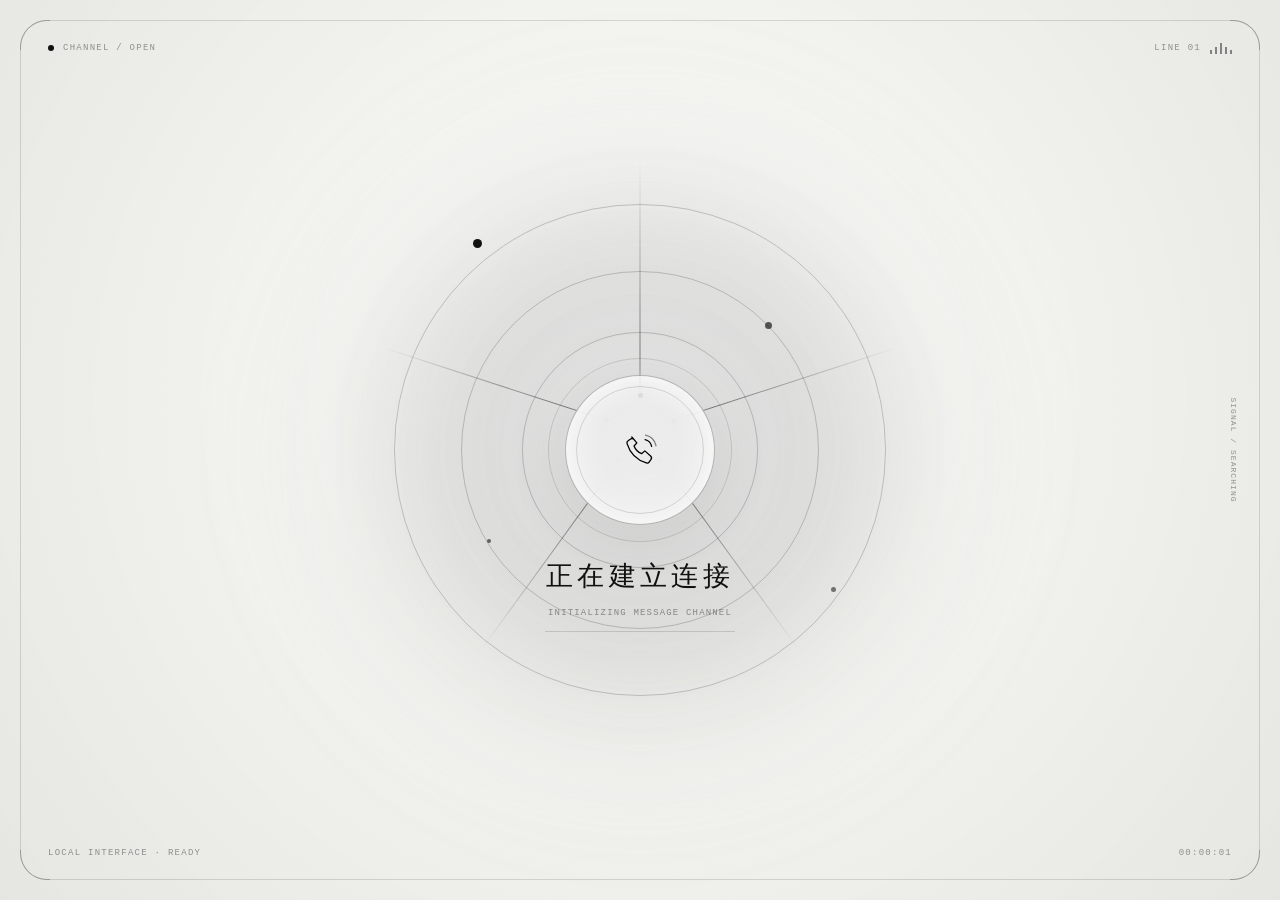
<file: index.html>
<!DOCTYPE html>
<html lang="zh-CN">
<head>
  <meta charset="UTF-8" />
  <meta
    name="viewport"
    content="width=device-width, initial-scale=1.0, viewport-fit=cover"
  />

  <meta name="theme-color" content="#f2f2ef" />
  <meta name="description" content="UNKNOWN-MESSAGE · 未读信号" />

  <title>未读信号 · UNKNOWN-MESSAGE</title>

  <!-- 引入所有页面的 CSS 样式文件（统一在 ./css/ 路径下） -->
  <link rel="stylesheet" href="./css/base.css" />
  <link rel="stylesheet" href="./css/loading.css" />
  <link rel="stylesheet" href="./css/home.css" />
  <link rel="stylesheet" href="./css/question.css" />
  <link rel="stylesheet" href="./css/question-layout.css" />
  <link rel="stylesheet" href="./css/settings.css" />
</head>

<body>
  <div class="app-shell">
    
    <!-- 0. 开场加载页 -->
    <section
      class="loading-screen"
      id="loadingScreen"
      aria-label="应用加载中"
    >
      <div class="loading-grain" aria-hidden="true"></div>
      <div class="loading-ambient loading-ambient-a" aria-hidden="true"></div>
      <div class="loading-ambient loading-ambient-b" aria-hidden="true"></div>

      <div class="loading-frame" aria-hidden="true">
        <span class="frame-corner frame-corner-tl"></span>
        <span class="frame-corner frame-corner-tr"></span>
        <span class="frame-corner frame-corner-bl"></span>
        <span class="frame-corner frame-corner-br"></span>
      </div>

      <header class="loading-header">
        <span class="status-mark"></span>
        <span>CHANNEL / OPEN</span>

        <span class="loading-header-spacer"></span>

        <span>LINE 01</span>
        <span class="signal-bars" aria-hidden="true">
          <i></i>
          <i></i>
          <i></i>
          <i></i>
          <i></i>
        </span>
      </header>

      <main class="loading-core">
        <div class="signal-orbit signal-orbit-large" aria-hidden="true"></div>
        <div class="signal-orbit signal-orbit-medium" aria-hidden="true"></div>
        <div class="signal-orbit signal-orbit-small" aria-hidden="true"></div>

        <div class="signal-beam signal-beam-1" aria-hidden="true"></div>
        <div class="signal-beam signal-beam-2" aria-hidden="true"></div>
        <div class="signal-beam signal-beam-3" aria-hidden="true"></div>
        <div class="signal-beam signal-beam-4" aria-hidden="true"></div>
        <div class="signal-beam signal-beam-5" aria-hidden="true"></div>

        <div class="connection-node">
          <img
            class="phone-icon"
            src="./assets/phone.svg"
            alt=""
            aria-hidden="true"
          />
        </div>

        <div class="loading-copy">
          <h1>正在建立连接</h1>
          <p>INITIALIZING MESSAGE CHANNEL</p>
        </div>

        <div class="loading-progress" aria-hidden="true">
          <span></span>
        </div>
      </main>

      <aside class="loading-side-label">
        SIGNAL / SEARCHING
      </aside>

      <footer class="loading-footer">
        <span>LOCAL INTERFACE · READY</span>
        <span id="loadingClock">00:00:00</span>
      </footer>
    </section>

    <!-- 1. 首页视图 -->
    <section class="home-screen is-hidden" id="homeScreen">
      <div class="home-background-glow" aria-hidden="true"></div>
      <div class="home-grain" aria-hidden="true"></div>

      <div class="home-rule home-rule-top" aria-hidden="true"></div>
      <div class="home-rule home-rule-side" aria-hidden="true"></div>

      <header class="home-header">
        <div class="brand-lockup">
          <span class="brand-kicker">UNKNOWN-MESSAGE</span>
          <h1>未读<br />信号</h1>
        </div>

        <div class="home-edition">
          <span>PRIVATE EDITION</span>
          <strong>NO. 001</strong>
          <span>LOCAL / OFFLINE</span>
        </div>
      </header>

      <main class="home-main">
        <section class="home-cover-copy" aria-label="应用介绍">
          <p class="home-overline">A PLACE FOR THE UNSAID</p>

          <div class="home-title-row">
            <span class="home-title-number">01</span>

            <div>
              <h2>有些话，<br />适合留给等待。</h2>
              <p class="home-description">
                写下一条问题，让它穿过一段安静的时间，
                等待一段未被预先写好的回讯。
              </p>
            </div>
          </div>

          <div class="home-caption-row">
            <span>ISSUE / A QUIET TRANSMISSION</span>
            <span>ALL SIGNALS ARE RANDOM</span>
          </div>
        </section>

        <nav class="home-navigation" aria-label="主导航">
         <button
  class="home-entry home-entry-primary"
  id="btnToQuestion"
  type="button"
>

            <span class="entry-number">01</span>

            <span class="entry-content">
              <small>OPEN A PRIVATE CHANNEL</small>
              <strong>提问箱</strong>
              <em>写下一件想被听见的事</em>
            </span>

            <span class="entry-arrow" aria-hidden="true">
              <svg
                viewBox="0 0 24 24"
                fill="none"
                xmlns="http://www.w3.org/2000/svg"
              >
                <path
                  d="M5 12H19"
                  stroke="currentColor"
                  stroke-width="1.4"
                  stroke-linecap="round"
                />
                <path
                  d="M13 6L19 12L13 18"
                  stroke="currentColor"
                  stroke-width="1.4"
                  stroke-linecap="round"
                  stroke-linejoin="round"
                />
              </svg>
            </span>
          </a>

          <button
  class="home-entry home-entry-secondary"
  id="btnToSettings"
  type="button"
>

            <span class="entry-number">02</span>

            <span class="entry-content">
              <small>ADJUST THE WINDOW</small>
              <strong>设置</strong>
              <em>调整等待与字卡的范围</em>
            </span>

            <span class="entry-arrow" aria-hidden="true">
              <svg
                viewBox="0 0 24 24"
                fill="none"
                xmlns="http://www.w3.org/2000/svg"
              >
                <path
                  d="M5 12H19"
                  stroke="currentColor"
                  stroke-width="1.4"
                  stroke-linecap="round"
                />
                <path
                  d="M13 6L19 12L13 18"
                  stroke="currentColor"
                  stroke-width="1.4"
                  stroke-linecap="round"
                  stroke-linejoin="round"
                />
              </svg>
            </span>
          </a>
        </nav>
      </main>

      <footer class="home-footer">
        <span>未读信号 / UNKNOWN-MESSAGE</span>
        <span>NO NETWORK · NO PREWRITTEN REPLY</span>
      </footer>
    </section>

    <!-- 2. 提问箱视图 (默认隐藏 is-hidden) -->
    <main class="question-page is-drawer-open is-hidden" id="questionPage">
      <div class="question-grain" aria-hidden="true"></div>
      <div class="question-ambient ambient-one" aria-hidden="true"></div>
      <div class="question-ambient ambient-two" aria-hidden="true"></div>

      <header class="question-header">
        <button class="back-button" id="btnQuestionBack" type="button" aria-label="返回主页">

          <svg
            viewBox="0 0 24 24"
            fill="none"
            xmlns="http://www.w3.org/2000/svg"
            aria-hidden="true"
          >
            <path
              d="M19 12H5"
              stroke="currentColor"
              stroke-width="1.4"
              stroke-linecap="round"
            />
            <path
              d="M11 6L5 12L11 18"
              stroke="currentColor"
              stroke-width="1.4"
              stroke-linecap="round"
              stroke-linejoin="round"
            />
          </svg>
        </a>

        <div class="question-brand">
          <span>UNKNOWN-MESSAGE</span>
          
        </div>

        <button
          class="header-icon-button"
          id="exportButton"
          type="button"
          aria-label="生成对话长图"
        >
          <svg
            viewBox="0 0 24 24"
            fill="none"
            xmlns="http://www.w3.org/2000/svg"
            aria-hidden="true"
          >
            <rect
              x="4"
              y="4"
              width="16"
              height="16"
              rx="2"
              stroke="currentColor"
              stroke-width="1.4"
            />
            <path
              d="M8 15L10.7 12.3L12.8 14.4L15.1 11.8L18 15"
              stroke="currentColor"
              stroke-width="1.4"
              stroke-linecap="round"
              stroke-linejoin="round"
            />
            <circle cx="9" cy="9" r="1.2" fill="currentColor" />
          </svg>
        </button>
      </header>

      <section class="session-meta" aria-label="当前传输设置">
        <div class="session-meta-line">
          <span class="meta-dot"></span>
          <span>MESSAGE INTERFACE / ACTIVE</span>
        </div>

        <button class="wait-setting-link" id="waitSettingLink" type="button">
          <span>回复上限</span>
          <strong id="waitTimeLabel">05:00</strong>
        </button>
      </section>

      <section class="conversation-area" id="conversationArea" aria-live="polite">
        <div class="empty-conversation" id="emptyConversation">
          <div class="empty-orbit empty-orbit-one" aria-hidden="true"></div>
          <div class="empty-orbit empty-orbit-two" aria-hidden="true"></div>

          <p class="empty-eyebrow">A QUIET PLACE FOR ONE QUESTION</p>
          <h1>让一个问题停在这里</h1>
          <p class="empty-description">
            写下它，随后留出一段不被催促的空白。
          </p>
        </div>

        <div class="message-list" id="messageList"></div>
      </section>

      <section class="composer-panel" id="composerPanel" aria-label="提问终端">
        <div class="composer-drawer-top">
          <div class="composer-drawer-layer composer-drawer-layer-one" aria-hidden="true"></div>
          <div class="composer-drawer-layer composer-drawer-layer-two" aria-hidden="true"></div>

          <button
            class="drawer-toggle"
            id="drawerToggle"
            type="button"
            aria-expanded="true"
            aria-controls="questionForm"
          >
            <span class="drawer-handle" aria-hidden="true"></span>
            <span class="drawer-toggle-copy">
              <span>QUESTION TERMINAL</span>
              <strong>提问抽屉</strong>
            </span>
            <span class="drawer-toggle-state">收束</span>
          </button>
        </div>

        <div class="composer-drawer-content">
          <div class="composer-intro">
            <span class="composer-index">01 / QUESTION TERMINAL</span>
            <strong>写下想被听见的事</strong>
            <p>这不是即时对话。每一次开启，都会留下一段独立的等待。</p>
          </div>

          <form class="question-form" id="questionForm">
            <label class="field-group field-recipient">
              <span class="field-label">提问对象 / TO</span>
              <input
                id="recipientInput"
                name="recipient"
                type="text"
                maxlength="24"
                autocomplete="off"
                placeholder="姓名或一个称呼"
              />
            </label>

            <label class="field-group field-question">
              <span class="field-label">你的问题 / QUESTION</span>
              <textarea
                id="questionInput"
                name="question"
                rows="4"
                maxlength="160"
                placeholder="把此刻无法确认的事，写在这里"
              ></textarea>
            </label>

            <div
              class="response-category-picker"
              id="responseCategoryPicker"
              aria-labelledby="responseCategoryTitle"
            >
              <div class="response-category-picker-header">
                <div>
                  <span id="responseCategoryTitle">本次回应启用分类</span>
                  <small>仅作用于这一次发送</small>
                </div>

                <button
                  class="category-select-all-button"
                  id="selectAllCategoriesButton"
                  type="button"
                >
                  全选
                </button>
              </div>

              <div
                class="response-category-options"
                id="responseCategoryOptions"
                aria-live="polite"
              ></div>

              <p
                class="response-category-warning is-hidden"
                id="responseCategoryWarning"
              >
                请至少保留一个字卡分类。
              </p>
            </div>

            <div class="form-bottom">
              <span class="character-count" id="characterCount">0 / 160</span>

              <button class="send-button" id="sendButton" type="submit">
                <span>OPEN CHANNEL</span>
                <svg
                  viewBox="0 0 24 24"
                  fill="none"
                  xmlns="http://www.w3.org/2000/svg"
                  aria-hidden="true"
                >
                  <path
                    d="M5 12H19"
                    stroke="currentColor"
                    stroke-width="1.4"
                    stroke-linecap="round"
                  />
                  <path
                    d="M13 6L19 12L13 18"
                    stroke="currentColor"
                    stroke-width="1.4"
                    stroke-linecap="round"
                    stroke-linejoin="round"
                  />
                </svg>
              </button>
            </div>
          </form>

          <div class="record-notice">
            <svg
              viewBox="0 0 24 24"
              fill="none"
              xmlns="http://www.w3.org/2000/svg"
              aria-hidden="true"
            >
              <path
                d="M12 7V12"
                stroke="currentColor"
                stroke-width="1.4"
                stroke-linecap="round"
              />
              <circle cx="12" cy="16" r="0.8" fill="currentColor" />
              <path
                d="M10.3 4.2L3.9 15.2C3.1 16.6 4.1 18.3 5.7 18.3H18.3C19.9 18.3 20.9 16.6 20.1 15.2L13.7 4.2C12.9 2.9 11.1 2.9 10.3 4.2Z"
                stroke="currentColor"
                stroke-width="1.4"
                stroke-linejoin="round"
              />
            </svg>

            <span>记录仅暂存于当前设备。</span>

            <button id="clearHistoryButton" type="button">
              清除记录
            </button>
          </div>
        </div>
      </section>

      <!-- 导出弹窗 -->
      <div class="export-layer is-hidden" id="exportLayer" role="dialog" aria-modal="true">
        <div class="export-backdrop" data-close-export="true"></div>

        <section class="export-dialog" aria-label="对话长图">
          <header class="export-dialog-header">
            <div>
              <span>MESSAGE ARCHIVE</span>
              <strong>对话长图已生成</strong>
            </div>

            <button
              class="header-icon-button"
              id="closeExportButton"
              type="button"
              aria-label="关闭长图预览"
            >
              <svg
                viewBox="0 0 24 24"
                fill="none"
                xmlns="http://www.w3.org/2000/svg"
                aria-hidden="true"
              >
                <path
                  d="M6 6L18 18M18 6L6 18"
                  stroke="currentColor"
                  stroke-width="1.4"
                  stroke-linecap="round"
                />
              </svg>
            </button>
          </header>

          <div class="export-image-wrap">
            <img id="exportImage" alt="未读信号对话记录长图" />
          </div>

          <p class="export-help">
            长按图片保存；桌面设备可使用下载按钮保存。
          </p>

          <a class="download-button" id="downloadButton" download="unknown-message-record.png">
            下载长图
          </a>
        </section>
      </div>
    </main>

    <!-- 3. 设置视图 (默认隐藏 is-hidden) -->
    <main class="settings-page is-hidden" id="settingsPage">
      <div class="settings-grain" aria-hidden="true"></div>
      <div class="settings-ambient settings-ambient-one" aria-hidden="true"></div>
      <div class="settings-ambient settings-ambient-two" aria-hidden="true"></div>

      <header class="settings-header">
       <button class="settings-back-button" id="btnSettingsBack" type="button" aria-label="返回主页">
          <svg
            viewBox="0 0 24 24"
            fill="none"
            xmlns="http://www.w3.org/2000/svg"
            aria-hidden="true"
          >
            <path
              d="M19 12H5"
              stroke="currentColor"
              stroke-width="1.4"
              stroke-linecap="round"
            />
            <path
              d="M11 6L5 12L11 18"
              stroke="currentColor"
              stroke-width="1.4"
              stroke-linecap="round"
              stroke-linejoin="round"
            />
          </svg>
        </a>

        <div class="settings-brand">
          <span>UNKNOWN-MESSAGE</span>
          
        </div>

        <span class="settings-index">02</span>
      </header>

      <section class="settings-intro">
        <span>CONFIGURATION / LOCAL ONLY</span>
        <h1>调整回应抵达前的空白</h1>
        <p>设置仅保留在当前设备，不会上传或发送至任何地方。</p>
      </section>

      <div class="settings-content">
        <section class="settings-section" aria-labelledby="waitSectionTitle">
          <div class="section-heading">
            <div>
              <span>01 / RESPONSE LIMIT</span>
              <h2 id="waitSectionTitle">回复上限</h2>
            </div>

            <output class="wait-output" id="waitSecondsOutput">05:00</output>
          </div>

          <div class="wait-control">
            <input
              id="waitSecondsRange"
              type="range"
              min="30"
              max="900"
              step="30"
              value="300"
              aria-label="回复上限时长"
            />

            <div class="range-labels" aria-hidden="true">
              <span>00:30</span>
              <span>15:00</span>
            </div>
          </div>

          <p class="section-help">
            每次发送后，系统会在此时间范围内保持等待；到达上限仍无回应时才触发默认回音。
          </p>
        </section>

        <section class="settings-section" aria-labelledby="categorySectionTitle">
          <div class="section-heading">
            <div>
              <span>02 / CARD CATEGORIES</span>
              <h2 id="categorySectionTitle">默认启用分类</h2>
            </div>

            <span class="section-count" id="activeCategoryCount">0 已启用</span>
          </div>

          <p class="section-help">
            这里的状态会作为下次进入提问箱时的默认选择；每次发送前仍可临时调整。
          </p>

          <div class="category-toggle-list" id="categoryToggleList"></div>
        </section>

        <section class="settings-section" aria-labelledby="customSectionTitle">
          <div class="section-heading section-heading-stack">
            <div>
              <span>03 / CUSTOM CARD LIBRARY</span>
              <h2 id="customSectionTitle">自定义字卡</h2>
            </div>

            <div class="section-actions">
              <button class="outline-button" id="createCategoryButton" type="button">
                <span>新建分类</span>
              </button>

              <button class="solid-button" id="openImportButton" type="button">
                <span>批量导入</span>
              </button>
            </div>
          </div>

          <p class="section-help">
            每个分类可以收纳多张字卡。批量导入时，一行视为一张字卡，重复内容将自动跳过。
          </p>

          <div class="custom-category-list" id="customCategoryList"></div>
        </section>
      </div>

      <footer class="settings-footer">
        <span>LOCAL CONFIGURATION / OFFLINE</span>
        <strong>by shadow</strong>
      </footer>

      <!-- 设置相关弹窗 -->
      <div
        class="settings-layer is-hidden"
        id="categoryDialogLayer"
        role="dialog"
        aria-modal="true"
        aria-labelledby="categoryDialogTitle"
      >
        <div class="settings-backdrop" data-close-category-dialog="true"></div>

        <section class="settings-dialog">
          <header class="dialog-header">
            <div>
              <span id="categoryDialogKicker">CREATE CATEGORY</span>
              <strong id="categoryDialogTitle">新建分类</strong>
            </div>

            <button
              class="dialog-close-button"
              type="button"
              data-close-category-dialog="true"
              aria-label="关闭"
            >
              <svg
                viewBox="0 0 24 24"
                fill="none"
                xmlns="http://www.w3.org/2000/svg"
                aria-hidden="true"
              >
                <path
                  d="M6 6L18 18M18 6L6 18"
                  stroke="currentColor"
                  stroke-width="1.4"
                  stroke-linecap="round"
                />
              </svg>
            </button>
          </header>

          <form id="categoryForm">
            <label class="dialog-field">
              <span>分类名称</span>
              <input
                id="categoryNameInput"
                type="text"
                maxlength="20"
                autocomplete="off"
                placeholder="例如：夜间片段"
              />
            </label>

            <p class="dialog-note" id="categoryDialogNote">
              分类名称不能与现有分类重复。
            </p>

            <div class="dialog-actions">
              <button
                class="text-button"
                type="button"
                data-close-category-dialog="true"
              >
                取消
              </button>

              <button class="solid-button" type="submit">
                确认保存
              </button>
            </div>
          </form>
        </section>
      </div>

      <div
        class="settings-layer is-hidden"
        id="importDialogLayer"
        role="dialog"
        aria-modal="true"
        aria-labelledby="importDialogTitle"
      >
        <div class="settings-backdrop" data-close-import-dialog="true"></div>

        <section class="settings-dialog import-dialog">
          <header class="dialog-header">
            <div>
              <span>BATCH IMPORT / TEXT ONLY</span>
              <strong id="importDialogTitle">批量导入字卡</strong>
            </div>

            <button
              class="dialog-close-button"
              type="button"
              data-close-import-dialog="true"
              aria-label="关闭"
            >
              <svg
                viewBox="0 0 24 24"
                fill="none"
                xmlns="http://www.w3.org/2000/svg"
                aria-hidden="true"
              >
                <path
                  d="M6 6L18 18M18 6L6 18"
                  stroke="currentColor"
                  stroke-width="1.4"
                  stroke-linecap="round"
                />
              </svg>
            </button>
          </header>

          <form id="importForm">
            <label class="dialog-field">
              <span>导入到分类</span>
              <select id="importCategorySelect" aria-label="选择导入分类"></select>
            </label>

            <label class="dialog-field">
              <span>字卡内容</span>
              <textarea
                id="importTextarea"
                rows="9"
                maxlength="4000"
                placeholder="一行一张字卡&#10;例如：&#10;雨停以后再出发&#10;那盏灯还亮着"
              ></textarea>
            </label>

            <p class="dialog-note">
              空行会被跳过；已存在于内置字卡或自定义字卡中的内容不会重复导入。
            </p>

            <p class="import-result" id="importResult" aria-live="polite"></p>

            <div class="dialog-actions">
              <button
                class="text-button"
                type="button"
                data-close-import-dialog="true"
              >
                取消
              </button>

              <button class="solid-button" type="submit">
                开始导入
              </button>
            </div>
          </form>
        </section>
      </div>

      <div
        class="settings-layer is-hidden"
        id="cardDialogLayer"
        role="dialog"
        aria-modal="true"
        aria-labelledby="cardDialogTitle"
      >
        <div class="settings-backdrop" data-close-card-dialog="true"></div>

        <section class="settings-dialog card-edit-dialog">
          <header class="dialog-header">
            <div>
              <span>EDIT CARD / LOCAL ONLY</span>
              <strong id="cardDialogTitle">编辑字卡</strong>
            </div>

            <button
              class="dialog-close-button"
              type="button"
              data-close-card-dialog="true"
              aria-label="关闭编辑字卡弹窗"
            >
              <svg
                viewBox="0 0 24 24"
                fill="none"
                xmlns="http://www.w3.org/2000/svg"
                aria-hidden="true"
              >
                <path
                  d="M6 6L18 18M18 6L6 18"
                  stroke="currentColor"
                  stroke-width="1.4"
                  stroke-linecap="round"
                />
              </svg>
            </button>
          </header>

          <form id="cardForm">
            <label class="dialog-field">
              <span>字卡内容</span>

              <textarea
                id="cardContentInput"
                rows="4"
                maxlength="160"
                placeholder="写下这张字卡"
              ></textarea>
            </label>

            <p class="dialog-note" id="cardDialogNote">
              保存时会自动清理首尾空格；内容不能与已有内置或自定义字卡重复。
            </p>

            <div class="dialog-actions">
              <button
                class="text-button"
                type="button"
                data-close-card-dialog="true"
              >
                取消
              </button>

              <button class="solid-button" type="submit">
                保存修改
              </button>
            </div>
          </form>
        </section>
      </div>
    </main>

  </div>

  <!-- 按依赖顺序引入所有 JS 文件（统一使用 ./js/ 路径） -->

<script type="module" src="./js/app.js"></script>


</body>
</html>
</file>
<file: css/base.css>
:root {
  --ink: #111111;
  --ink-soft: rgba(17, 17, 17, 0.62);
  --ink-muted: rgba(17, 17, 17, 0.42);
  --line: rgba(17, 17, 17, 0.14);
  --line-strong: rgba(17, 17, 17, 0.26);

  --paper: #f2f2ef;
  --paper-deep: #e5e5e1;
  --glass: rgba(255, 255, 255, 0.42);

  /*
    不加载外部字体。
    中文优先使用系统无衬线字体；
    英文和数字使用等宽字体，形成信号设备界面感。
  */
  --font-sans:
    "PingFang SC",
    "Hiragino Sans GB",
    "Microsoft YaHei",
    "Noto Sans CJK SC",
    Arial,
    sans-serif;

  --font-mono:
    "SFMono-Regular",
    "Cascadia Mono",
    "Roboto Mono",
    "Courier New",
    monospace;
}

* {
  box-sizing: border-box;
}

html {
  min-width: 320px;
  min-height: 100%;
  background: var(--paper);
}

body {
  min-width: 320px;
  min-height: 100svh;
  margin: 0;
  color: var(--ink);
  background: var(--paper);
  font-family: var(--font-sans);
  -webkit-font-smoothing: antialiased;
  text-rendering: optimizeLegibility;
}

button,
a,
input,
textarea,
select {
  font: inherit;
}

a {
  color: inherit;
  text-decoration: none;
}

button {
  border: 0;
}

.app-shell {
  width: 100%;
  min-height: 100svh;
  overflow: hidden;
}

.is-hidden {
  display: none !important;
}

.is-leaving {
  animation: screen-leave 0.8s ease both;
}

.is-entering {
  animation: screen-enter 1s cubic-bezier(0.2, 0.8, 0.2, 1) both;
}

@keyframes screen-leave {
  to {
    opacity: 0;
    filter: blur(12px);
    transform: scale(1.025);
  }
}

@keyframes screen-enter {
  from {
    opacity: 0;
    filter: blur(12px);
    transform: scale(0.985);
  }

  to {
    opacity: 1;
    filter: blur(0);
    transform: scale(1);
  }
}

@media (prefers-reduced-motion: reduce) {
  *,
  *::before,
  *::after {
    animation-duration: 0.01ms !important;
    animation-iteration-count: 1 !important;
    transition-duration: 0.01ms !important;
  }
}
/* ===== 强制所有按钮与矢量 SVG 图标居中对齐修正 ===== */
button,
.back-button,
.settings-back-button,
.header-icon-button,
.dialog-close-button {
  margin: 0;
  padding: 0;
  box-sizing: border-box;
  display: inline-flex !important;
  align-items: center !important;
  justify-content: center !important;
  line-height: 1 !important;
  vertical-align: middle;
  -webkit-appearance: none;
  appearance: none;
}

/* 确保按钮内的 SVG 图标居中且不被拉伸 */
.back-button svg,
.settings-back-button svg,
.header-icon-button svg,
.dialog-close-button svg,
.entry-arrow svg {
  display: block !important;
  margin: auto !important;
  flex-shrink: 0;
}
/* ===== 移除返回按钮的边框圆圈与背景 ===== */
.back-button,
.settings-back-button {
  border: none !important;
  background: transparent !important;
  backdrop-filter: none !important;
  -webkit-backdrop-filter: none !important;
  box-shadow: none !important;
  width: auto !important;
  height: auto !important;
  padding: 8px !important;
}

/* 确保箭头图标保持清晰并支持点击手势 */
.back-button:hover,
.settings-back-button:hover {
  background: transparent !important;
  opacity: 0.7;
}
</file>
<file: css/loading.css>
.loading-screen {
  position: relative;
  display: grid;
  min-height: 100svh;
  overflow: hidden;
  isolation: isolate;
  place-items: center;
  color: var(--ink);
  background:
    radial-gradient(
      circle at 50% 44%,
      rgba(255, 255, 255, 0.96) 0%,
      rgba(245, 245, 242, 0.96) 34%,
      rgba(229, 229, 225, 0.98) 100%
    );
}

.loading-grain,
.home-grain {
  position: absolute;
  inset: 0;
  z-index: 10;
  pointer-events: none;
  opacity: 0.22;
  background-image:
    radial-gradient(
      rgba(0, 0, 0, 0.22) 0.45px,
      transparent 0.55px
    );
  background-size: 5px 5px;
  mix-blend-mode: soft-light;
}

.loading-ambient {
  position: absolute;
  width: min(90vw, 720px);
  aspect-ratio: 1;
  border-radius: 50%;
  filter: blur(58px);
  pointer-events: none;
}

.loading-ambient-a {
  background:
    radial-gradient(
      circle,
      rgba(255, 255, 255, 0.94) 0%,
      rgba(180, 180, 180, 0.3) 34%,
      transparent 70%
    );
  animation: ambient-breathe 7s ease-in-out infinite;
}

.loading-ambient-b {
  width: min(60vw, 440px);
  opacity: 0.26;
  background: rgba(20, 20, 20, 0.28);
  animation: ambient-drift 10s ease-in-out infinite alternate;
}

.loading-frame {
  position: absolute;
  inset: 20px;
  z-index: 2;
  border: 1px solid var(--line);
  border-radius: 27px;
  pointer-events: none;
}

.frame-corner {
  position: absolute;
  width: 30px;
  height: 30px;
  border-color: var(--line-strong);
  border-style: solid;
}

.frame-corner-tl {
  top: -1px;
  left: -1px;
  border-width: 1px 0 0 1px;
  border-radius: 27px 0 0;
}

.frame-corner-tr {
  top: -1px;
  right: -1px;
  border-width: 1px 1px 0 0;
  border-radius: 0 27px 0 0;
}

.frame-corner-bl {
  bottom: -1px;
  left: -1px;
  border-width: 0 0 1px 1px;
  border-radius: 0 0 0 27px;
}

.frame-corner-br {
  right: -1px;
  bottom: -1px;
  border-width: 0 1px 1px 0;
  border-radius: 0 0 27px;
}

.loading-header,
.loading-footer {
  position: absolute;
  z-index: 4;
  right: 48px;
  left: 48px;
  display: flex;
  align-items: center;
  color: var(--ink-muted);
  font-family: var(--font-mono);
  font-size: 9px;
  letter-spacing: 0.14em;
}

.loading-header {
  top: 42px;
}

.loading-footer {
  bottom: 42px;
  justify-content: space-between;
}

.loading-header-spacer {
  flex: 1;
}

.status-mark {
  width: 6px;
  height: 6px;
  margin-right: 9px;
  border-radius: 50%;
  background: var(--ink);
  animation: status-pulse 1.6s ease-out infinite;
}

.signal-bars {
  display: flex;
  align-items: end;
  gap: 3px;
  height: 12px;
  margin-left: 9px;
}

.signal-bars i {
  display: block;
  width: 2px;
  background: var(--ink);
  opacity: 0.48;
  animation: bar-wave 1.1s ease-in-out infinite;
}

.signal-bars i:nth-child(1) {
  height: 4px;
}

.signal-bars i:nth-child(2) {
  height: 7px;
  animation-delay: 0.12s;
}

.signal-bars i:nth-child(3) {
  height: 11px;
  animation-delay: 0.24s;
}

.signal-bars i:nth-child(4) {
  height: 7px;
  animation-delay: 0.36s;
}

.signal-bars i:nth-child(5) {
  height: 4px;
  animation-delay: 0.48s;
}

.loading-core {
  position: relative;
  z-index: 3;
  display: grid;
  width: min(88vw, 560px);
  aspect-ratio: 1 / 1.13;
  place-items: center;
}

.signal-orbit {
  position: absolute;
  aspect-ratio: 1;
  border: 1px solid var(--line);
  border-radius: 50%;
}

.signal-orbit-large {
  width: 88%;
  animation: orbit-spin 21s linear infinite;
}

.signal-orbit-medium {
  width: 64%;
  border-style: dashed;
  border-color: var(--line-strong);
  animation: orbit-spin-reverse 14s linear infinite;
}

.signal-orbit-small {
  width: 42%;
  animation: core-breathe 3.4s ease-in-out infinite;
}

.signal-orbit-large::before,
.signal-orbit-large::after,
.signal-orbit-medium::before,
.signal-orbit-medium::after {
  position: absolute;
  content: "";
  border-radius: 50%;
  background: var(--ink);
}

.signal-orbit-large::before {
  top: 7%;
  left: 16%;
  width: 9px;
  height: 9px;
}

.signal-orbit-large::after {
  right: 10%;
  bottom: 21%;
  width: 5px;
  height: 5px;
  opacity: 0.55;
}

.signal-orbit-medium::before {
  top: 14%;
  right: 13%;
  width: 7px;
  height: 7px;
  opacity: 0.68;
}

.signal-orbit-medium::after {
  bottom: 24%;
  left: 7%;
  width: 4px;
  height: 4px;
  opacity: 0.6;
}

.signal-beam {
  position: absolute;
  top: 4%;
  left: 50%;
  width: 1px;
  height: 43%;
  transform-origin: center bottom;
  background:
    linear-gradient(
      to bottom,
      transparent,
      rgba(17, 17, 17, 0.5) 72%,
      transparent
    );
  animation: beam-flicker 2.7s ease-in-out infinite;
}

.signal-beam::after {
  position: absolute;
  bottom: 12%;
  left: 50%;
  width: 5px;
  height: 5px;
  content: "";
  border-radius: 50%;
  background: var(--ink);
  box-shadow: 0 0 18px 5px rgba(17, 17, 17, 0.16);
  transform: translateX(-50%);
  animation: packet-run 2.7s cubic-bezier(0.45, 0, 0.2, 1) infinite;
}

.signal-beam-1 {
  transform: translateX(-50%) rotate(0deg);
}

.signal-beam-2 {
  transform: translateX(-50%) rotate(72deg);
  animation-delay: -0.6s;
}

.signal-beam-3 {
  transform: translateX(-50%) rotate(144deg);
  animation-delay: -1.2s;
}

.signal-beam-4 {
  transform: translateX(-50%) rotate(216deg);
  animation-delay: -1.8s;
}

.signal-beam-5 {
  transform: translateX(-50%) rotate(288deg);
  animation-delay: -2.4s;
}

.connection-node {
  position: relative;
  display: grid;
  width: 150px;
  aspect-ratio: 1;
  place-items: center;
  border: 1px solid var(--line-strong);
  border-radius: 50%;
  background: var(--glass);
  box-shadow:
    inset 0 0 30px rgba(255, 255, 255, 0.88),
    0 18px 60px rgba(17, 17, 17, 0.1);
  backdrop-filter: blur(20px);
  -webkit-backdrop-filter: blur(20px);
  animation: core-breathe 3.4s ease-in-out infinite;
}

.connection-node::before {
  position: absolute;
  inset: 10px;
  content: "";
  border: 1px solid var(--line);
  border-radius: 50%;
}

.connection-node::after {
  position: absolute;
  inset: -18px;
  content: "";
  border: 1px solid var(--line);
  border-radius: 50%;
  animation: ring-expand 2.2s ease-out infinite;
}

.phone-icon {
  position: relative;
  z-index: 1;
  width: 42px;
  height: 42px;
  color: var(--ink);
  animation: phone-float 2.4s ease-in-out infinite;
}

.loading-copy {
  position: absolute;
  top: calc(50% + 108px);
  width: 100%;
  text-align: center;
}

.loading-copy h1 {
  margin: 0;
  font-size: clamp(19px, 4vw, 27px);
  font-weight: 500;
  letter-spacing: 0.16em;
  line-height: 1.4;
}

.loading-copy p {
  margin: 12px 0 0;
  color: var(--ink-muted);
  font-family: var(--font-mono);
  font-size: 9px;
  letter-spacing: 0.13em;
}

.loading-progress {
  position: absolute;
  top: calc(50% + 181px);
  left: 50%;
  width: min(190px, 45vw);
  height: 1px;
  overflow: hidden;
  background: var(--line);
  transform: translateX(-50%);
}

.loading-progress span {
  position: absolute;
  top: 0;
  left: -40%;
  width: 40%;
  height: 100%;
  background: var(--ink);
  animation: progress-scan 1.7s cubic-bezier(0.6, 0, 0.4, 1) infinite;
}

.loading-side-label {
  position: absolute;
  z-index: 4;
  top: 50%;
  right: 42px;
  color: var(--ink-muted);
  font-family: var(--font-mono);
  font-size: 8px;
  letter-spacing: 0.13em;
  writing-mode: vertical-rl;
  transform: translateY(-50%);
}

@keyframes ambient-breathe {
  0%,
  100% {
    opacity: 0.48;
    transform: scale(0.94);
  }

  50% {
    opacity: 0.76;
    transform: scale(1.08);
  }
}

@keyframes ambient-drift {
  from {
    transform: translate(-20%, 10%) scale(0.8);
  }

  to {
    transform: translate(28%, -22%) scale(1.18);
  }
}

@keyframes orbit-spin {
  to {
    transform: rotate(360deg);
  }
}

@keyframes orbit-spin-reverse {
  to {
    transform: rotate(-360deg);
  }
}

@keyframes core-breathe {
  0%,
  100% {
    transform: scale(0.97);
  }

  50% {
    transform: scale(1.035);
  }
}

@keyframes ring-expand {
  0% {
    opacity: 0.62;
    transform: scale(0.78);
  }

  100% {
    opacity: 0;
    transform: scale(1.4);
  }
}

@keyframes beam-flicker {
  0%,
  100% {
    opacity: 0.18;
  }

  45% {
    opacity: 0.9;
  }

  55% {
    opacity: 0.28;
  }
}

@keyframes packet-run {
  0% {
    opacity: 0;
    transform: translate(-50%, -185px) scale(0.4);
  }

  20%,
  80% {
    opacity: 1;
  }

  100% {
    opacity: 0;
    transform: translate(-50%, 0) scale(1.2);
  }
}

@keyframes phone-float {
  0%,
  100% {
    transform: translateY(0) rotate(-4deg);
  }

  50% {
    transform: translateY(-5px) rotate(4deg);
  }
}

@keyframes status-pulse {
  0% {
    box-shadow: 0 0 0 0 rgba(17, 17, 17, 0.32);
  }

  75%,
  100% {
    box-shadow: 0 0 0 7px rgba(17, 17, 17, 0);
  }
}

@keyframes bar-wave {
  0%,
  100% {
    opacity: 0.22;
    transform: scaleY(0.55);
  }

  50% {
    opacity: 0.9;
    transform: scaleY(1);
  }
}

@keyframes progress-scan {
  from {
    left: -40%;
  }

  to {
    left: 100%;
  }
}

@media (max-width: 600px) {
  .loading-frame {
    inset: 14px;
    border-radius: 22px;
  }

  .loading-header,
  .loading-footer {
    right: 31px;
    left: 31px;
    font-size: 8px;
  }

  .loading-header {
    top: 33px;
  }

  .loading-footer {
    bottom: 33px;
  }

  .loading-side-label {
    display: none;
  }

  .connection-node {
    width: 132px;
  }

  .phone-icon {
    width: 38px;
    height: 38px;
  }
}
</file>
<file: css/home.css>
.home-screen {
  position: relative;
  display: flex;
  flex-direction: column;
  min-height: 100svh;
  padding:
    max(28px, env(safe-area-inset-top))
    max(28px, env(safe-area-inset-right))
    max(24px, env(safe-area-inset-bottom))
    max(28px, env(safe-area-inset-left));
  overflow: hidden;
  color: var(--ink);
  background:
    radial-gradient(
      circle at 72% 34%,
      rgba(255, 255, 255, 0.98) 0%,
      rgba(244, 244, 241, 0.9) 37%,
      rgba(227, 227, 223, 0.98) 100%
    );
}

.home-background-glow {
  position: absolute;
  top: 12%;
  right: -18%;
  width: min(78vw, 640px);
  aspect-ratio: 1;
  border-radius: 50%;
  opacity: 0.7;
  background: rgba(255, 255, 255, 0.86);
  filter: blur(78px);
  pointer-events: none;
  animation: home-glow-drift 12s ease-in-out infinite alternate;
}

.home-grain {
  position: absolute;
  inset: 0;
  z-index: 10;
  pointer-events: none;
  opacity: 0.18;
  background-image:
    radial-gradient(
      rgba(0, 0, 0, 0.2) 0.45px,
      transparent 0.55px
    );
  background-size: 5px 5px;
  mix-blend-mode: soft-light;
}

.home-rule {
  position: absolute;
  z-index: 1;
  pointer-events: none;
  background: var(--line);
}

.home-rule-top {
  top: max(18px, env(safe-area-inset-top));
  right: max(28px, env(safe-area-inset-right));
  left: max(28px, env(safe-area-inset-left));
  height: 1px;
}

.home-rule-side {
  top: max(18px, env(safe-area-inset-top));
  bottom: max(18px, env(safe-area-inset-bottom));
  left: max(18px, env(safe-area-inset-left));
  width: 1px;
}

.home-header,
.home-main,
.home-footer {
  position: relative;
  z-index: 2;
  width: 100%;
  max-width: 760px;
  margin-right: auto;
  margin-left: auto;
}

.home-header {
  display: flex;
  align-items: flex-start;
  justify-content: space-between;
  padding-top: 12px;
}

.brand-kicker,
.home-edition,
.home-overline,
.home-title-number,
.home-caption-row,
.entry-number,
.entry-content small,
.home-footer {
  font-family: var(--font-mono);
  letter-spacing: 0.13em;
}

.brand-kicker {
  display: block;
  color: var(--ink-muted);
  font-size: 8px;
}

.brand-lockup h1 {
  margin: 11px 0 0;
  font-size: clamp(38px, 11vw, 68px);
  font-weight: 500;
  letter-spacing: 0.1em;
 line-height: 1.02;
}

.home-edition {
  display: flex;
  flex-direction: column;
  align-items: flex-end;
  gap: 7px;
  padding-top: 3px;
  color: var(--ink-muted);
  font-size: 7px;
  text-align: right;
}

.home-edition strong {
  color: var(--ink);
  font-size: 10px;
  font-weight: 500;
  letter-spacing: 0.15em;
}

.home-main {
  display: flex;
  flex: 1;
  flex-direction: column;
  justify-content: center;
  padding: 42px 0 32px;
}

.home-cover-copy {
  margin-bottom: 34px;
}

.home-overline {
  margin: 0 0 15px;
  color: var(--ink-muted);
  font-size: 8px;
}

.home-title-row {
  display: grid;
  grid-template-columns: 48px minmax(0, 1fr);
  gap: 14px;
  align-items: start;
}

.home-title-number {
  padding-top: 8px;
  color: var(--ink-muted);
  font-size: 9px;
}

.home-title-row h2 {
  margin: 0;
  font-size: clamp(25px, 7.2vw, 44px);
  font-weight: 500;
  letter-spacing: 0.09em;
  line-height: 1.28;
}

.home-description {
  max-width: 390px;
  margin: 17px 0 0;
  color: var(--ink-soft);
  font-size: 13px;
  letter-spacing: 0.055em;
  line-height: 1.9;
}

.home-caption-row {
  display: flex;
  justify-content: space-between;
  gap: 16px;
  margin-top: 25px;
  padding-top: 11px;
  border-top: 1px solid var(--line);
  color: var(--ink-muted);
  font-size: 7px;
  line-height: 1.6;
}

.home-caption-row span:last-child {
  text-align: right;
}

.home-navigation {
  display: grid;
  grid-template-columns: 1.35fr 0.9fr;
  gap: 10px;
}

.home-entry {
  position: relative;
  display: flex;
  flex-direction: column;
  min-height: 212px;
  padding: 17px;
  overflow: hidden;
  border: 1px solid var(--line-strong);
  border-radius: 3px;
  background: rgba(255, 255, 255, 0.3);
  box-shadow:
    inset 0 1px 0 rgba(255, 255, 255, 0.74),
    0 16px 36px rgba(17, 17, 17, 0.04);
  backdrop-filter: blur(20px);
  -webkit-backdrop-filter: blur(20px);
  transition:
    color 0.35s ease,
    border-color 0.35s ease,
    background 0.35s ease,
    transform 0.35s ease,
    box-shadow 0.35s ease;
}

.home-entry::before {
  position: absolute;
  top: 0;
  right: 0;
  width: 46px;
  height: 46px;
  content: "";
  border-top: 1px solid var(--ink);
  border-right: 1px solid var(--ink);
  opacity: 0;
  transform: translate(8px, -8px);
  transition:
    opacity 0.35s ease,
    transform 0.35s ease;
}

.home-entry-primary {
  color: var(--paper);
  border-color: var(--ink);
  background: var(--ink);
}

.home-entry-primary::before {
  border-color: var(--paper);
}

.home-entry-secondary {
  justify-content: flex-end;
}

.home-entry:hover,
.home-entry:focus-visible {
  border-color: var(--ink);
  box-shadow:
    inset 0 1px 0 rgba(255, 255, 255, 0.8),
    0 23px 48px rgba(17, 17, 17, 0.1);
  outline: none;
  transform: translateY(-4px);
}

.home-entry-primary:hover,
.home-entry-primary:focus-visible {
  color: var(--paper);
  background: #292929;
}

.home-entry-secondary:hover,
.home-entry-secondary:focus-visible {
  color: var(--ink);
  background: rgba(255, 255, 255, 0.74);
}

.home-entry:hover::before,
.home-entry:focus-visible::before {
  opacity: 1;
  transform: translate(0, 0);
}

.entry-number {
  color: inherit;
  opacity: 0.58;
  font-size: 9px;
}

.entry-content {
  display: flex;
  flex-direction: column;
  gap: 9px;
  margin-top: auto;
}

.entry-content small {
  color: inherit;
  opacity: 0.57;
  font-size: 7px;
  line-height: 1.4;
}

.entry-content strong {
  font-size: clamp(20px, 5vw, 29px);
  font-weight: 500;
  letter-spacing: 0.11em;
  line-height: 1;
}

.entry-content em {
  color: inherit;
  opacity: 0.65;
  font-size: 11px;
  font-style: normal;
  letter-spacing: 0.045em;
  line-height: 1.7;
}

.entry-arrow {
  position: absolute;
  right: 16px;
  bottom: 16px;
  display: grid;
  width: 35px;
  height: 35px;
  place-items: center;
  border: 1px solid currentColor;
  border-radius: 50%;
  color: inherit;
  opacity: 0.76;
  transition:
    color 0.35s ease,
    background 0.35s ease,
    transform 0.35s ease;
}

.entry-arrow svg {
  width: 17px;
  height: 17px;
}

.home-entry-primary:hover .entry-arrow,
.home-entry-primary:focus-visible .entry-arrow {
  color: var(--ink);
  background: var(--paper);
  transform: translate(3px, -3px);
}

.home-entry-secondary:hover .entry-arrow,
.home-entry-secondary:focus-visible .entry-arrow {
  color: var(--paper);
  background: var(--ink);
  transform: translate(3px, -3px);
}

.home-footer {
  display: flex;
  justify-content: space-between;
  gap: 18px;
  padding-top: 14px;
  border-top: 1px solid var(--line);
  color: var(--ink-muted);
  font-size: 7px;
  line-height: 1.5;
}

.home-footer span:last-child {
  text-align: right;
}

@keyframes home-glow-drift {
  from {
    transform: translate(-4%, -5%) scale(0.9);
  }

  to {
    transform: translate(8%, 8%) scale(1.1);
  }
}

@media (max-width: 540px) {
  .home-screen {
    padding-right: 22px;
    padding-left: 28px;
  }

  .home-rule-top {
    right: 22px;
    left: 28px;
  }

  .home-title-row {
    grid-template-columns: 34px minmax(0, 1fr);
    gap: 9px;
  }

  .home-title-row h2 {
    font-size: 29px;
  }

  .home-navigation {
    grid-template-columns: 1.24fr 0.86fr;
  }

  .home-entry {
    min-height: 190px;
    padding: 15px;
  }

  .entry-content strong {
    font-size: 22px;
  }

  .entry-content em {
    font-size: 10px;
  }
}

@media (max-width: 370px) {
  .home-edition span {
    font-size: 6px;
  }

  .home-title-row h2 {
    font-size: 26px;
  }

  .home-description {
    font-size: 12px;
  }

  .home-navigation {
    gap: 8px;
  }

  .home-entry {
    min-height: 176px;
    padding: 13px;
  }

  .entry-content strong {
    font-size: 20px;
  }

  .entry-content em {
    font-size: 9px;
  }

  .entry-arrow {
    width: 31px;
    height: 31px;
    right: 12px;
    bottom: 12px;
  }

  .home-footer {
    font-size: 6px;
  }
}
/* 修复移动端 WebView 按钮文本变蓝问题 */
.home-entry {
  color: var(--ink) !important;
  text-decoration: none;
  background: transparent;
  text-align: left;
}

.home-entry strong,
.home-entry small,
.home-entry em {
  color: inherit !important;
}
/* ===== 修正主界面 01 提问箱卡片为黑底白字 ===== */
.home-entry-primary {
  background: var(--ink) !important;       /* 纯黑背景 */
  color: #ffffff !important;               /* 纯白文字 */
  border-color: var(--ink) !important;
}

/* 提问箱内部文字颜色细调 */
.home-entry-primary .entry-number,
.home-entry-primary strong {
  color: #ffffff !important;
}

.home-entry-primary small {
  color: rgba(255, 255, 255, 0.55) !important;
}

.home-entry-primary em {
  color: rgba(255, 255, 255, 0.75) !important;
}

.home-entry-primary .entry-arrow {
  color: #ffffff !important;
}
</file>
<file: css/question.css>
.question-page {
  position: relative;
  display: flex;
  flex-direction: column;
  width: 100%;
  min-height: 100svh;
  overflow: hidden;
  color: var(--ink);
  background:
    radial-gradient(
      circle at 50% 18%,
      rgba(255, 255, 255, 0.97) 0%,
      rgba(244, 244, 241, 0.94) 38%,
      rgba(228, 228, 224, 0.98) 100%
    );
}

.question-grain {
  position: fixed;
  inset: 0;
  z-index: 20;
  pointer-events: none;
  opacity: 0.18;
  background-image:
    radial-gradient(rgba(0, 0, 0, 0.16) 0.45px, transparent 0.55px);
  background-size: 5px 5px;
  mix-blend-mode: soft-light;
}

.question-ambient {
  position: fixed;
  z-index: 0;
  border-radius: 50%;
  pointer-events: none;
  filter: blur(76px);
}

.ambient-one {
  top: 4%;
  left: -20%;
  width: min(88vw, 620px);
  aspect-ratio: 1;
  opacity: 0.48;
  background: rgba(255, 255, 255, 0.92);
  animation: question-ambient-drift 11s ease-in-out infinite alternate;
}

.ambient-two {
  right: -22%;
  bottom: 8%;
  width: min(72vw, 480px);
  aspect-ratio: 1;
  opacity: 0.15;
  background: var(--ink);
  animation: question-ambient-drift-reverse 13s ease-in-out infinite alternate;
}

.question-header,
.session-meta,
.conversation-area,
.composer-panel {
  position: relative;
  z-index: 2;
  width: min(100%, 760px);
  margin-right: auto;
  margin-left: auto;
}

.question-header {
  display: grid;
  grid-template-columns: 42px 1fr 42px;
  align-items: center;
  padding: max(20px, env(safe-area-inset-top)) 24px 0;
}

.back-button,
.header-icon-button {
  display: grid;
  width: 42px;
  height: 42px;
  padding: 0;
  place-items: center;
  border: 1px solid var(--line);
  border-radius: 50%;
  color: var(--ink);
  background: rgba(255, 255, 255, 0.3);
  cursor: pointer;
  backdrop-filter: blur(12px);
  -webkit-backdrop-filter: blur(12px);
  transition:
    transform 0.28s ease,
    color 0.28s ease,
    background 0.28s ease,
    border-color 0.28s ease;
}

.back-button svg,
.header-icon-button svg {
  width: 19px;
  height: 19px;
}

.back-button:hover,
.back-button:focus-visible,
.header-icon-button:hover,
.header-icon-button:focus-visible {
  border-color: var(--ink);
  color: var(--paper);
  background: var(--ink);
  outline: none;
  transform: translateY(-2px);
}

.question-brand {
  display: flex;
  flex-direction: column;
  align-items: center;
  gap: 5px;
}

.question-brand span,
.question-brand strong,
.session-meta,
.field-label,
.character-count,
.record-notice,
.message-time,
.message-kind,
.export-dialog-header span,
.export-help,
.download-button {
  font-family: var(--font-mono);
}

.question-brand span {
  color: var(--ink-muted);
  font-size: 8px;
  letter-spacing: 0.13em;
}

.question-brand strong {
  font-size: 15px;
  font-weight: 500;
  letter-spacing: 0.16em;
}

.session-meta {
  display: flex;
  align-items: center;
  justify-content: space-between;
  padding: 24px 24px 12px;
  color: var(--ink-muted);
  font-size: 8px;
  letter-spacing: 0.11em;
}

.session-meta-line {
  display: flex;
  align-items: center;
  gap: 8px;
}

.meta-dot,
.signal-live-dot,
.received-mark {
  width: 5px;
  height: 5px;
  border-radius: 50%;
  background: var(--ink);
}

.meta-dot {
  animation: meta-dot-pulse 1.8s ease-out infinite;
}

.wait-setting-link {
  display: flex;
  align-items: center;
  gap: 8px;
  padding: 0;
  color: var(--ink-muted);
  border: 0;
  background: transparent;
  cursor: pointer;
}

.wait-setting-link strong {
  color: var(--ink);
  font-size: 9px;
  font-weight: 500;
  letter-spacing: 0.08em;
}

.conversation-area {
  flex: 1;
  min-height: 0;
  overflow-y: auto;
  padding: 4px 24px 24px;
  scrollbar-width: none;
}

.conversation-area::-webkit-scrollbar {
  display: none;
}

.empty-conversation {
  position: relative;
  display: grid;
  min-height: 160px;
  padding: 24px;
  overflow: hidden;
  place-content: center;
  place-items: center;
  text-align: center;
}

.empty-orbit {
  position: absolute;
  border: 1px solid var(--line);
  border-radius: 50%;
}

.empty-orbit-one {
  width: 148px;
  height: 148px;
  border-style: dashed;
  animation: empty-orbit-spin 16s linear infinite;
}

.empty-orbit-two {
  width: 100px;
  height: 100px;
  animation: empty-orbit-spin-reverse 10s linear infinite;
}

.empty-eyebrow {
  position: relative;
  z-index: 1;
  margin: 0;
  color: var(--ink-muted);
  font-family: var(--font-mono);
  font-size: 8px;
  letter-spacing: 0.13em;
}

.empty-conversation h1 {
  position: relative;
  z-index: 1;
  margin: 13px 0 0;
  font-size: 21px;
  font-weight: 500;
  letter-spacing: 0.12em;
}

.empty-description {
  position: relative;
  z-index: 1;
  margin: 12px 0 0;
  color: var(--ink-soft);
  font-size: 12px;
  letter-spacing: 0.06em;
}

.message-list {
  display: flex;
  flex-direction: column;
  gap: 23px;
  width: 100%;
  padding: 8px 0 12px;
}

.message-block {
  display: flex;
  flex-direction: column;
  width: 100%;
  transform-origin: center bottom;
  animation: message-float-in 0.72s cubic-bezier(0.18, 0.78, 0.18, 1) both;
}


.message-block.is-question {
  align-items: flex-end;
}

.message-meta {
  display: flex;
  align-items: center;
  gap: 8px;
  margin: 0 4px 8px;
  color: var(--ink-muted);
}

.is-question .message-meta {
  justify-content: flex-end;
}

.message-kind,
.message-time {
  font-size: 8px;
  letter-spacing: 0.1em;
}

.question-message-card {
  width: min(88%, 490px);
  padding: 16px 17px 17px;
  border: 1px solid rgba(17, 17, 17, 0.9);
  border-radius: 17px 17px 4px 17px;
  color: var(--paper);
  background: var(--ink);
  box-shadow: 0 14px 30px rgba(17, 17, 17, 0.1);
}

.question-message-to {
  display: block;
  margin-bottom: 12px;
  color: rgba(242, 242, 239, 0.55);
  font-family: var(--font-mono);
  font-size: 8px;
  letter-spacing: 0.12em;
}

.question-message-card p {
  margin: 0;
  font-size: 14px;
  letter-spacing: 0.055em;
  line-height: 1.85;
  word-break: break-word;
}

/* 回讯档案卡 */

.received-message-card {
  width: min(100%, 570px);
  padding: 15px;
  overflow: hidden;
  border: 1px solid var(--line-strong);
  border-radius: 7px;
  background:
    linear-gradient(
      135deg,
      rgba(255, 255, 255, 0.76),
      rgba(255, 255, 255, 0.26)
    );
  box-shadow:
    0 18px 44px rgba(17, 17, 17, 0.06),
    inset 0 1px 0 rgba(255, 255, 255, 0.62);
  backdrop-filter: blur(20px);
  -webkit-backdrop-filter: blur(20px);
}
.is-response .received-message-card {
  transform-origin: left bottom;
  animation: received-float-surface 0.86s cubic-bezier(0.18, 0.78, 0.18, 1) both;
}


.received-card-header,
.received-card-footer {
  display: flex;
  align-items: center;
  justify-content: space-between;
  gap: 9px;
  color: var(--ink-muted);
  font-family: var(--font-mono);
  font-size: 8px;
  letter-spacing: 0.1em;
}

.received-card-header {
  padding-bottom: 13px;
  border-bottom: 1px solid var(--line);
}

.received-card-header span:nth-child(2) {
  overflow: hidden;
  text-overflow: ellipsis;
  white-space: nowrap;
}

.received-card-content {
  display: grid;
  gap: 14px;
  padding: 16px 0;
}

.received-card-footer {
  padding-top: 12px;
  border-top: 1px solid var(--line);
  font-size: 7px;
  color: rgba(17, 17, 17, 0.38);
}

/* 字卡 */

.response-card-row {
  display: flex;
  flex-wrap: wrap;
  gap: 8px;
}

.response-card {
  display: inline-flex;
  padding: 8px 10px;
  border: 1px solid var(--line-strong);
  border-radius: 3px;
  background: rgba(255, 255, 255, 0.48);
  color: var(--ink);
  font-size: 13px;
  letter-spacing: 0.06em;
  line-height: 1.55;
  box-shadow: 0 4px 13px rgba(17, 17, 17, 0.035);
}

.response-card:nth-child(3n + 2) {
  transform: translateY(4px) rotate(-1deg);
}

.response-card:nth-child(3n) {
  transform: translateY(-2px) rotate(0.8deg);
}

/* 塔罗 */

.tarot-reply-card {
  display: grid;
  grid-template-columns: 118px 1fr;
  gap: 16px;
  align-items: center;
}

.tarot-card-frame {
  position: relative;
  display: flex;
  flex-direction: column;
  justify-content: space-between;
  min-height: 174px;
  padding: 8px;
  overflow: hidden;
  border: 1px solid var(--ink);
  background: rgba(255, 255, 255, 0.34);
}

.tarot-card-frame::before {
  position: absolute;
  inset: 4px;
  content: "";
  border: 1px solid var(--line);
  pointer-events: none;
}

.tarot-card-number {
  position: relative;
  z-index: 1;
  color: var(--ink-muted);
  font-family: var(--font-mono);
  font-size: 6px;
  letter-spacing: 0.12em;
  text-align: center;
}

.tarot-card-art {
  position: relative;
  z-index: 1;
  display: grid;
  width: 100%;
  aspect-ratio: 1;
  place-items: center;
}

.tarot-card-art svg {
  width: 84px;
  height: 84px;
}

.tarot-card-bottom {
  font-size: 5px;
}

.tarot-copy {
  display: flex;
  flex-direction: column;
  gap: 8px;
}

.tarot-copy span,
.gift-copy span {
  color: var(--ink-muted);
  font-family: var(--font-mono);
  font-size: 8px;
  letter-spacing: 0.1em;
}

.tarot-copy strong,
.gift-copy strong {
  font-size: 17px;
  font-weight: 500;
  letter-spacing: 0.1em;
}

.tarot-copy p {
  margin: 0;
  color: var(--ink-soft);
  font-size: 12px;
  letter-spacing: 0.06em;
  line-height: 1.75;
}

/* 礼物 */

.gift-reply-card {
  display: flex;
  align-items: center;
  gap: 15px;
  min-height: 98px;
  padding: 13px;
  border: 1px dashed var(--line-strong);
  background: rgba(255, 255, 255, 0.22);
}

.gift-art {
  display: grid;
  flex: 0 0 auto;
  width: 68px;
  height: 68px;
  place-items: center;
  border: 1px solid var(--line);
  border-radius: 50%;
  background: rgba(255, 255, 255, 0.42);
}

.gift-art svg {
  width: 40px;
  height: 40px;
}

.gift-copy {
  display: flex;
  flex-direction: column;
  gap: 8px;
}

/* 等待观测台 */

.is-pending {
  align-items: center;
}

.signal-observatory {
  position: relative;
  width: min(100%, 610px);
  padding: 16px;
  overflow: hidden;
  border: 1px solid var(--line-strong);
  border-radius: 8px;
  background:
    radial-gradient(
      circle at 50% 43%,
      rgba(255, 255, 255, 0.8),
      rgba(255, 255, 255, 0.2) 58%,
      rgba(255, 255, 255, 0.08)
    );
  box-shadow:
    0 22px 54px rgba(17, 17, 17, 0.07),
    inset 0 1px 0 rgba(255, 255, 255, 0.65);
  backdrop-filter: blur(22px);
  -webkit-backdrop-filter: blur(22px);
}

.signal-observatory-top {
  display: flex;
  align-items: center;
  gap: 8px;
  color: var(--ink-muted);
  font-family: var(--font-mono);
  font-size: 8px;
  letter-spacing: 0.1em;
}

.signal-observatory-top time {
  margin-left: auto;
  color: var(--ink);
}

.signal-live-dot {
  animation: meta-dot-pulse 1.7s ease-out infinite;
}

.signal-core-wrap {
  position: relative;
  display: grid;
  width: 180px;
  height: 180px;
  margin: 14px auto 5px;
  place-items: center;
}

.signal-orbit {
  position: absolute;
  border: 1px solid rgba(17, 17, 17, 0.2);
  border-radius: 50%;
}

.signal-orbit-one {
  width: 62px;
  height: 62px;
  animation: signal-orbit-breathe 2.6s ease-in-out infinite;
}

.signal-orbit-two {
  width: 116px;
  height: 116px;
  border-style: dashed;
  animation: empty-orbit-spin 14s linear infinite;
}

.signal-orbit-three {
  width: 166px;
  height: 166px;
  opacity: 0.65;
  animation: signal-orbit-breathe 2.6s ease-in-out 0.7s infinite;
}

.signal-core {
  display: flex;
  align-items: end;
  justify-content: center;
  gap: 5px;
  width: 38px;
  height: 42px;
}

.signal-core span {
  width: 2px;
  border-radius: 4px;
  background: var(--ink);
  animation: signal-bars 1.4s ease-in-out infinite;
}

.signal-core span:nth-child(1) {
  height: 13px;
}

.signal-core span:nth-child(2) {
  height: 31px;
  animation-delay: 0.18s;
}

.signal-core span:nth-child(3) {
  height: 19px;
  animation-delay: 0.36s;
}

.signal-copy {
  display: flex;
  flex-direction: column;
  align-items: center;
  gap: 9px;
  text-align: center;
}

.signal-copy span {
  color: var(--ink-muted);
  font-family: var(--font-mono);
  font-size: 8px;
  letter-spacing: 0.12em;
}

.signal-copy strong {
  font-size: 17px;
  font-weight: 500;
  letter-spacing: 0.1em;
}

.signal-wave {
  margin: 20px 8px 15px;
  color: rgba(17, 17, 17, 0.5);
}

.signal-wave svg {
  display: block;
  width: 100%;
  height: 38px;
  animation: signal-wave-drift 3.2s ease-in-out infinite alternate;
}

.signal-line-window {
  height: 27px;
  overflow: hidden;
  border-top: 1px solid var(--line);
  border-bottom: 1px solid var(--line);
}

.signal-line-track {
  display: flex;
  width: max-content;
  animation: signal-text-slide 28s linear infinite;
}

.signal-line-track span {
  padding: 8px 22px;
  color: rgba(17, 17, 17, 0.43);
  font-family: var(--font-mono);
  font-size: 7px;
  letter-spacing: 0.1em;
  white-space: nowrap;
}

/* 回讯显现动画 */

.is-receiving .received-message-card {
  animation: received-card-arrival 1.12s cubic-bezier(0.18, 0.78, 0.18, 1) both;
}


.is-receiving .received-card-content {
  animation: received-content-arrival 0.75s ease 0.36s both;
}

.is-receiving .received-card-header::after {
  margin-left: auto;
  color: var(--ink);
  content: "回讯正在显现";
  font-family: var(--font-mono);
  font-size: 7px;
  letter-spacing: 0.1em;
  animation: received-label-fade 1s ease both;
}

/* 提问台 */

.composer-panel {
  padding:
    14px 24px
    max(24px, env(safe-area-inset-bottom));
}

.composer-intro {
  display: flex;
  flex-direction: column;
  gap: 8px;
  margin-bottom: 12px;
}

.composer-index {
  color: var(--ink-muted);
  font-family: var(--font-mono);
  font-size: 8px;
  letter-spacing: 0.13em;
}

.composer-intro strong {
  font-size: 18px;
  font-weight: 500;
  letter-spacing: 0.11em;
}

.composer-intro p {
  margin: 0;
  color: var(--ink-soft);
  font-size: 12px;
  letter-spacing: 0.05em;
  line-height: 1.7;
}

.question-form {
  display: grid;
  grid-template-columns: minmax(130px, 0.36fr) 1fr;
  gap: 10px;
}

.field-group {
  display: flex;
  flex-direction: column;
  min-width: 0;
  padding: 13px 14px;
  border: 1px solid var(--line);
  border-radius: 8px;
  background: rgba(255, 255, 255, 0.38);
  box-shadow: inset 0 1px 0 rgba(255, 255, 255, 0.42);
  transition:
    border-color 0.25s ease,
    box-shadow 0.25s ease,
    background 0.25s ease,
    transform 0.25s ease;
}

.field-group:focus-within {
  border-color: var(--line-strong);
  background: rgba(255, 255, 255, 0.66);
  box-shadow: 0 11px 25px rgba(17, 17, 17, 0.05);
  transform: translateY(-1px);
}

.field-question {
  grid-row: span 2;
  min-height: 137px;
}

.field-label {
  margin-bottom: 10px;
  color: var(--ink-muted);
  font-size: 8px;
  letter-spacing: 0.12em;
}

.field-group input,
.field-group textarea {
  width: 100%;
  padding: 0;
  resize: none;
  color: var(--ink);
  border: 0;
  outline: 0;
  background: transparent;
  font-size: 13px;
  letter-spacing: 0.045em;
  line-height: 1.7;
}

.field-question textarea {
  flex: 1;
  min-height: 90px;
}

.field-group input::placeholder,
.field-group textarea::placeholder {
  color: rgba(17, 17, 17, 0.34);
}

.form-bottom {
  display: flex;
  align-items: center;
  justify-content: space-between;
  min-width: 0;
  padding-left: 2px;
}

.character-count {
  color: var(--ink-muted);
  font-size: 8px;
  letter-spacing: 0.06em;
}

.send-button {
  display: inline-flex;
  align-items: center;
  justify-content: center;
  gap: 11px;
  min-height: 48px;
  padding: 0 17px 0 20px;
  border: 1px solid var(--ink);
  border-radius: 5px;
  color: var(--paper);
  background: var(--ink);
  font-family: var(--font-mono);
  font-size: 10px;
  letter-spacing: 0.14em;
  cursor: pointer;
  transition:
    opacity 0.25s ease,
    transform 0.25s ease,
    background 0.25s ease;
}

.send-button svg {
  width: 18px;
  height: 18px;
}

.send-button:hover,
.send-button:focus-visible {
  outline: none;
  background: #2a2a2a;
  transform: translateY(-2px);
}

.send-button:disabled,
.question-form.is-locked .field-group,
.question-form.is-locked .send-button {
  cursor: not-allowed;
}

.question-form.is-locked .field-group {
  opacity: 0.42;
}

.question-form.is-locked .send-button {
  opacity: 0.45;
}

.record-notice {
  display: flex;
  align-items: center;
  gap: 7px;
  min-height: 24px;
  margin-top: 11px;
  color: var(--ink-muted);
  font-size: 8px;
  letter-spacing: 0.04em;
}

.record-notice svg {
  flex: 0 0 auto;
  width: 13px;
  height: 13px;
}

.record-notice button {
  margin-left: auto;
  padding: 0;
  color: var(--ink-soft);
  border: 0;
  border-bottom: 1px solid var(--line-strong);
  background: transparent;
  font-size: 9px;
  cursor: pointer;
}

/* 无记录时，提问台成为中部主视觉 */

.question-page.is-pristine .conversation-area {
  flex: 0;
}

.question-page.is-pristine .empty-conversation {
  min-height: 150px;
}

.question-page.is-pristine .composer-panel {
  width: min(calc(100% - 48px), 590px);
  margin-top: auto;
  margin-bottom: auto;
  padding: 24px;
  border: 1px solid var(--line-strong);
  border-radius: 10px;
  background: rgba(255, 255, 255, 0.28);
  box-shadow:
    0 24px 60px rgba(17, 17, 17, 0.055),
    inset 0 1px 0 rgba(255, 255, 255, 0.62);
  backdrop-filter: blur(22px);
  -webkit-backdrop-filter: blur(22px);
}

.question-page.is-pristine .composer-intro {
  text-align: center;
  align-items: center;
}

.question-page.is-pristine .composer-intro strong {
  font-size: 21px;
}

.question-page.is-waiting .composer-panel {
  display: none;
}

/* 导出弹窗 */

.export-layer {
  position: fixed;
  inset: 0;
  z-index: 50;
  display: grid;
  padding: 20px;
  overflow-y: auto;
  place-items: center;
}

.export-backdrop {
  position: fixed;
  inset: 0;
  background: rgba(17, 17, 17, 0.34);
  backdrop-filter: blur(8px);
  -webkit-backdrop-filter: blur(8px);
}

.export-dialog {
  position: relative;
  width: min(100%, 460px);
  max-height: calc(100svh - 40px);
  padding: 18px;
  overflow-y: auto;
  border: 1px solid rgba(255, 255, 255, 0.36);
  border-radius: 20px;
  background: rgba(244, 244, 241, 0.84);
  box-shadow: 0 24px 90px rgba(0, 0, 0, 0.2);
  backdrop-filter: blur(26px);
  -webkit-backdrop-filter: blur(26px);
  animation: export-dialog-in 0.34s ease both;
}

.export-dialog-header {
  display: flex;
  align-items: center;
  justify-content: space-between;
  margin-bottom: 15px;
}

.export-dialog-header div {
  display: flex;
  flex-direction: column;
  gap: 6px;
}

.export-dialog-header span {
  color: var(--ink-muted);
  font-size: 8px;
  letter-spacing: 0.12em;
}

.export-dialog-header strong {
  font-size: 15px;
  font-weight: 500;
  letter-spacing: 0.1em;
}

.export-image-wrap {
  overflow: hidden;
  border: 1px solid var(--line);
  border-radius: 10px;
  background: #f2f2ef;
}

.export-image-wrap img {
  display: block;
  width: 100%;
  height: auto;
}

.export-help {
  margin: 13px 0;
  color: var(--ink-muted);
  font-size: 8px;
  letter-spacing: 0.06em;
  line-height: 1.7;
}

.download-button {
  display: block;
  width: 100%;
  padding: 13px;
  border-radius: 10px;
  color: var(--paper);
  background: var(--ink);
  font-size: 10px;
  letter-spacing: 0.12em;
  text-align: center;
}

/* 动画 */

@keyframes question-ambient-drift {
  from {
    transform: translate(-6%, -5%) scale(0.9);
  }

  to {
    transform: translate(27%, 21%) scale(1.15);
  }
}

@keyframes question-ambient-drift-reverse {
  from {
    transform: translate(8%, 8%) scale(0.85);
  }

  to {
    transform: translate(-22%, -24%) scale(1.18);
  }
}

@keyframes meta-dot-pulse {
  0% {
    box-shadow: 0 0 0 0 rgba(17, 17, 17, 0.28);
  }

  80%,
  100% {
    box-shadow: 0 0 0 6px rgba(17, 17, 17, 0);
  }
}

@keyframes empty-orbit-spin {
  to {
    transform: rotate(360deg);
  }
}

@keyframes empty-orbit-spin-reverse {
  to {
    transform: rotate(-360deg);
  }
}

@keyframes signal-orbit-breathe {
  0%,
  100% {
    opacity: 0.25;
    transform: scale(0.88);
  }

  50% {
    opacity: 0.8;
    transform: scale(1.06);
  }
}

@keyframes signal-bars {
  0%,
  100% {
    transform: scaleY(0.52);
  }

  50% {
    transform: scaleY(1);
  }
}

@keyframes signal-wave-drift {
  from {
    opacity: 0.3;
    transform: translateX(-4px) scaleY(0.78);
  }

  to {
    opacity: 0.75;
    transform: translateX(4px) scaleY(1);
  }
}

@keyframes signal-text-slide {
  to {
    transform: translateX(-50%);
  }
}

@keyframes message-float-in {
  0% {
    opacity: 0;
    filter: blur(10px);
    transform: translateY(22px) scale(0.982);
  }

  42% {
    opacity: 0.72;
    filter: blur(3px);
  }

  100% {
    opacity: 1;
    filter: blur(0);
    transform: translateY(0) scale(1);
  }
}


@keyframes received-card-arrival {
  0% {
    opacity: 0;
    filter: blur(8px);
    transform: translateY(12px) scale(0.98);
  }

  34% {
    opacity: 0.64;
    filter: blur(2px);
  }

  100% {
    opacity: 1;
    filter: blur(0);
    transform: translateY(0) scale(1);
  }
}

@keyframes received-float-surface {
  0% {
    opacity: 0;
    filter: blur(12px);
    transform: translateY(26px) scale(0.965);
    box-shadow:
      0 4px 14px rgba(17, 17, 17, 0),
      inset 0 1px 0 rgba(255, 255, 255, 0.2);
  }

  48% {
    opacity: 0.74;
    filter: blur(3px);
    transform: translateY(7px) scale(0.99);
  }

  100% {
    opacity: 1;
    filter: blur(0);
    transform: translateY(0) scale(1);
    box-shadow:
      0 18px 44px rgba(17, 17, 17, 0.06),
      inset 0 1px 0 rgba(255, 255, 255, 0.62);
  }
}


@keyframes received-content-arrival {
  from {
    opacity: 0;
    transform: translateY(8px);
  }

  to {
    opacity: 1;
    transform: translateY(0);
  }
}

@keyframes received-label-fade {
  from {
    opacity: 0;
    transform: translateX(-5px);
  }

  to {
    opacity: 1;
    transform: translateX(0);
  }
}

@keyframes export-dialog-in {
  from {
    opacity: 0;
    transform: translateY(16px) scale(0.98);
  }

  to {
    opacity: 1;
    transform: translateY(0) scale(1);
  }
}

@media (max-width: 560px) {
  .question-header {
    padding-right: 18px;
    padding-left: 18px;
  }

  .session-meta {
    padding-right: 20px;
    padding-left: 20px;
  }

  .conversation-area {
    padding-right: 20px;
    padding-left: 20px;
  }

  .composer-panel {
    padding-right: 20px;
    padding-left: 20px;
  }

  .question-form {
    grid-template-columns: 1fr;
  }

  .field-question {
    grid-row: auto;
    min-height: 148px;
  }

  .form-bottom {
    min-height: 48px;
  }

  .question-page.is-pristine .composer-panel {
    width: calc(100% - 40px);
    padding: 20px;
  }

  .tarot-reply-card {
    grid-template-columns: 102px 1fr;
    gap: 13px;
  }

  .tarot-card-frame {
    min-height: 154px;
  }

  .tarot-card-art svg {
    width: 72px;
    height: 72px;
  }
}

@media (max-width: 390px) {
  .record-notice {
    font-size: 7px;
  }

  .record-notice button {
    font-size: 8px;
  }

  .session-meta {
    font-size: 7px;
  }

  .question-message-card {
    width: 92%;
  }

  .signal-core-wrap {
    transform: scale(0.9);
    margin-top: 4px;
    margin-bottom: -5px;
  }

  .tarot-reply-card {
    grid-template-columns: 92px 1fr;
  }

  .tarot-copy strong,
  .gift-copy strong {
    font-size: 15px;
  }
}
/* ===== 修正提问抽屉按钮内部布局与间距 ===== */
.drawer-toggle {
  display: flex !important;
  align-items: center !important;
  gap: 14px !important;            /* 横杠与文字拉开 14px 舒适间距 */
  width: 100%;
}

/* 确保抽屉横杠居左且不压缩 */
.drawer-handle {
  flex-shrink: 0 !important;
  margin-right: 2px !important;
}

/* 确保文字部分占据中间空间 */
.drawer-toggle-copy {
  display: flex;
  flex-direction: column;
  align-items: flex-start;
  margin-right: auto;
}
</file>
<file: css/question-layout.css>
/* =========================================================
   未读信号提问箱：固定三层布局覆盖
   顶部固定 / 中部独立滚动 / 底部提问抽屉固定
   ========================================================= */

html,
body {
  width: 100%;
  min-height: 100%;
  overflow: hidden;
}

body {
  overscroll-behavior: none;
}

.question-page {
  position: relative;
  display: grid;
  grid-template-rows: auto auto minmax(0, 1fr) auto;
  width: 100%;
  height: 100svh;
  min-height: 100svh;
  max-height: 100svh;
  overflow: hidden;
  isolation: isolate;
}

/* 顶部导航与状态栏固定在页面顶部 */

.question-header,
.session-meta,
.conversation-area,
.composer-panel {
  position: relative;
  z-index: 2;
  width: min(100%, 760px);
  margin-right: auto;
  margin-left: auto;
}

.question-header {
  grid-row: 1;
  width: min(100%, 760px);
  padding-top: max(20px, env(safe-area-inset-top));
  padding-right: 24px;
  padding-left: 24px;
}

.session-meta {
  grid-row: 2;
  width: min(100%, 760px);
  padding-top: 20px;
  padding-right: 24px;
  padding-bottom: 12px;
  padding-left: 24px;
}

/* 中部聊天区域是唯一纵向滚动容器 */

.conversation-area {
  grid-row: 3;
  width: min(100%, 760px);
  min-height: 0;
  padding: 12px 24px 28px;
  overflow-x: hidden;
  overflow-y: auto;
  overscroll-behavior: contain;
  scrollbar-width: none;
  -webkit-overflow-scrolling: touch;
}

.conversation-area::-webkit-scrollbar {
  display: none;
}

.message-list {
  min-height: 100%;
  padding-top: 8px;
  padding-bottom: 16px;
}

/* 空状态固定处于聊天区域中央，而非页面中央 */

.empty-conversation {
  min-height: 100%;
  padding-top: 36px;
  padding-bottom: 36px;
}

.question-page:not(.is-pristine) .empty-conversation {
  display: none;
}

.question-page.is-pristine .conversation-area {
  display: grid;
  min-height: 0;
  place-items: stretch;
}

.question-page.is-pristine .empty-conversation {
  min-height: 100%;
}

.question-page.is-pristine .composer-panel {
  width: min(100%, 760px);
  margin: 0 auto;
  padding: 0 24px max(12px, env(safe-area-inset-bottom));
  border: 0;
  border-radius: 0;
  background: transparent;
  box-shadow: none;
  backdrop-filter: none;
  -webkit-backdrop-filter: none;
}

.question-page.is-pristine .composer-intro {
  align-items: flex-start;
  text-align: left;
}

.question-page.is-pristine .composer-intro strong {
  font-size: 18px;
}

/* =========================================================
   底部提问抽屉
   ========================================================= */

.composer-panel {
  grid-row: 4;
  align-self: end;
  width: min(100%, 760px);
  max-height: min(68svh, 620px);
  margin: 0 auto;
  padding: 0 24px max(12px, env(safe-area-inset-bottom));
  overflow: visible;
  border: 0;
  background: transparent;
  box-shadow: none;
  transition: max-height 0.38s cubic-bezier(0.22, 0.8, 0.22, 1);
}

.composer-panel::before {
  position: absolute;
  right: 8px;
  bottom: 0;
  left: 8px;
  z-index: -1;
  height: calc(100% - 12px);
  content: "";
  border: 1px solid rgba(17, 17, 17, 0.12);
  border-bottom: 0;
  border-radius: 22px 22px 0 0;
  background:
    linear-gradient(
      135deg,
      rgba(255, 255, 255, 0.76),
      rgba(255, 255, 255, 0.3)
    );
  box-shadow:
    0 -18px 42px rgba(17, 17, 17, 0.08),
    0 -2px 0 rgba(255, 255, 255, 0.64) inset,
    0 0 0 1px rgba(255, 255, 255, 0.24) inset;
  backdrop-filter: blur(24px);
  -webkit-backdrop-filter: blur(24px);
}

.composer-panel::after {
  position: absolute;
  right: 19px;
  bottom: 6px;
  left: 19px;
  z-index: -2;
  height: calc(100% - 4px);
  content: "";
  border: 1px solid rgba(17, 17, 17, 0.08);
  border-bottom: 0;
  border-radius: 25px 25px 0 0;
  background: rgba(255, 255, 255, 0.16);
  box-shadow: 0 -10px 28px rgba(17, 17, 17, 0.05);
}

.composer-drawer-top {
  position: relative;
  z-index: 2;
  margin: 0 8px;
}

.composer-drawer-layer {
  position: absolute;
  right: 14px;
  left: 14px;
  height: 12px;
  border: 1px solid rgba(17, 17, 17, 0.1);
  border-bottom: 0;
  border-radius: 18px 18px 0 0;
  pointer-events: none;
}

.composer-drawer-layer-one {
  top: -7px;
  opacity: 0.55;
}

.composer-drawer-layer-two {
  top: -12px;
  right: 24px;
  left: 24px;
  opacity: 0.28;
}

.drawer-toggle {
  position: relative;
  display: grid;
  grid-template-columns: 34px 1fr auto;
  align-items: center;
  width: 100%;
  min-height: 66px;
  padding: 11px 17px;
  overflow: hidden;
  border: 1px solid rgba(17, 17, 17, 0.16);
  border-radius: 18px 18px 8px 8px;
  color: var(--ink);
  background:
    linear-gradient(
      180deg,
      rgba(255, 255, 255, 0.72),
      rgba(255, 255, 255, 0.28)
    );
  box-shadow:
    0 1px 0 rgba(255, 255, 255, 0.85) inset,
    0 12px 30px rgba(17, 17, 17, 0.06);
  cursor: pointer;
  backdrop-filter: blur(20px);
  -webkit-backdrop-filter: blur(20px);
  transition:
    border-color 0.25s ease,
    background 0.25s ease,
    transform 0.25s ease;
}

.drawer-toggle:hover,
.drawer-toggle:focus-visible {
  border-color: rgba(17, 17, 17, 0.44);
  outline: none;
  background: rgba(255, 255, 255, 0.7);
  transform: translateY(-1px);
}

.drawer-handle {
  display: block;
  width: 22px;
  height: 3px;
  border-radius: 99px;
  background: var(--ink);
  box-shadow: 0 4px 0 rgba(17, 17, 17, 0.16);
  transition: transform 0.3s ease;
}

.drawer-toggle-copy {
  display: flex;
  flex-direction: column;
  align-items: flex-start;
  gap: 5px;
  min-width: 0;
}

.drawer-toggle-copy span,
.drawer-toggle-state {
  color: var(--ink-muted);
  font-family: var(--font-mono);
  font-size: 8px;
  letter-spacing: 0.12em;
}

.drawer-toggle-copy strong {
  font-size: 14px;
  font-weight: 500;
  letter-spacing: 0.12em;
}

.drawer-toggle-state {
  padding-left: 12px;
  color: var(--ink-soft);
}

.composer-drawer-content {
  display: grid;
  grid-template-rows: minmax(0, 1fr);

  /*
    抽屉内容最大高度：
    总抽屉上限 - 顶部抽屉控制条 - 底部安全区域。
    小屏幕时，内容区会在此范围内独立滚动。
  */
  max-height: calc(
    min(68svh, 620px) - 66px - max(12px, env(safe-area-inset-bottom))
  );

  min-height: 0;
  padding: 18px 18px 12px;
  overflow-x: hidden;
  overflow-y: auto;
  overscroll-behavior: contain;
  scrollbar-width: none;
  -webkit-overflow-scrolling: touch;

  opacity: 1;
  transform: translateY(0);
  transition:
    max-height 0.38s cubic-bezier(0.22, 0.8, 0.22, 1),
    padding 0.38s cubic-bezier(0.22, 0.8, 0.22, 1),
    opacity 0.2s ease,
    transform 0.32s ease;
}

.composer-drawer-content::-webkit-scrollbar {
  display: none;
}


/* 收束后的抽屉仅保留控制按钮 */

.question-page:not(.is-drawer-open) .composer-panel {
  max-height: 82px;
}

.question-page:not(.is-drawer-open) .composer-drawer-content {
  max-height: 0;
  padding-top: 0;
  padding-bottom: 0;
  opacity: 0;
  pointer-events: none;
  transform: translateY(10px);
}

.question-page:not(.is-drawer-open) .drawer-handle {
  transform: rotate(180deg);
}

/* 等待状态必须彻底隐藏提问抽屉 */

.question-page.is-waiting .composer-panel {
  display: none;
}

/* 保持原表单的终端式结构，避免聊天输入框视觉 */

.composer-intro {
  gap: 7px;
  margin-bottom: 14px;
}

.composer-intro strong {
  font-size: 18px;
}

.question-form {
  grid-template-columns: minmax(130px, 0.36fr) 1fr;
}

.field-group {
  border-color: rgba(17, 17, 17, 0.16);
  border-radius: 6px;
  background:
    linear-gradient(
      135deg,
      rgba(255, 255, 255, 0.58),
      rgba(255, 255, 255, 0.22)
    );
  backdrop-filter: blur(10px);
  -webkit-backdrop-filter: blur(10px);
}

.field-group:focus-within {
  border-color: rgba(17, 17, 17, 0.5);
  background: rgba(255, 255, 255, 0.72);
}

.send-button {
  border-radius: 4px;
}

.record-notice {
  margin-top: 10px;
  padding-top: 9px;
  border-top: 1px solid rgba(17, 17, 17, 0.1);
}

/* =========================================================
   小屏幕适配
   ========================================================= */

@media (max-width: 560px) {
  .question-header {
    padding-right: 18px;
    padding-left: 18px;
  }

  .session-meta {
    padding-right: 20px;
    padding-left: 20px;
  }

  .conversation-area {
    padding-right: 20px;
    padding-bottom: 22px;
    padding-left: 20px;
  }

  .composer-panel,
  .question-page.is-pristine .composer-panel {
    padding-right: 20px;
    padding-left: 20px;
  }

.composer-drawer-content {
  max-height: calc(
    min(70svh, 560px) - 62px - max(12px, env(safe-area-inset-bottom))
  );
  padding-right: 14px;
  padding-left: 14px;
}


  .question-form {
    grid-template-columns: 1fr;
  }

  .field-question {
    grid-row: auto;
    min-height: 122px;
  }

  .field-question textarea {
    min-height: 72px;
  }

  .form-bottom {
    min-height: 48px;
  }

  .drawer-toggle {
    min-height: 62px;
    padding-right: 14px;
    padding-left: 14px;
  }

  .drawer-toggle-copy strong {
    font-size: 13px;
  }

  .empty-conversation h1 {
    font-size: 19px;
  }
}

@media (max-width: 390px) {
  .drawer-toggle {
    grid-template-columns: 28px 1fr auto;
  }

  .drawer-toggle-copy span,
  .drawer-toggle-state {
    font-size: 7px;
  }

  .drawer-toggle-copy strong {
    font-size: 12px;
  }

  .composer-drawer-content {
    padding-right: 12px;
    padding-left: 12px;
  }

  .record-notice {
    font-size: 7px;
  }
}

/* 减少动态效果偏好 */

@media (prefers-reduced-motion: reduce) {
  .composer-panel,
  .composer-drawer-content,
  .drawer-toggle,
  .drawer-handle {
    transition: none;
  }
}
/* =========================================================
   本次回应分类选择
   ========================================================= */

.response-category-picker {
  grid-column: 1 / -1;
  margin-top: 2px;
  padding: 12px;
  border: 1px solid rgba(17, 17, 17, 0.14);
  border-radius: 7px;
  background: rgba(255, 255, 255, 0.24);
}

.response-category-picker-header {
  display: flex;
  align-items: flex-start;
  justify-content: space-between;
  gap: 14px;
}

.response-category-picker-header > div {
  display: flex;
  flex-direction: column;
  gap: 5px;
}

.response-category-picker-header span,
.response-category-picker-header small,
.response-category-warning {
  font-family: var(--font-mono);
  font-size: 8px;
  letter-spacing: 0.09em;
}

.response-category-picker-header span {
  color: var(--ink-soft);
}

.response-category-picker-header small,
.response-category-warning {
  color: var(--ink-muted);
}

.category-select-all-button {
  padding: 2px 0;
  color: var(--ink-soft);
  background: transparent;
  font-family: var(--font-mono);
  font-size: 8px;
  letter-spacing: 0.1em;
  cursor: pointer;
}

.category-select-all-button:hover,
.category-select-all-button:focus-visible {
  color: var(--ink);
  outline: none;
}

.response-category-options {
  display: flex;
  flex-wrap: wrap;
  gap: 7px;
  margin-top: 11px;
}

.response-category-option {
  position: relative;
  display: inline-flex;
}

.response-category-option input {
  position: absolute;
  width: 1px;
  height: 1px;
  opacity: 0;
}

.response-category-option span {
  display: inline-flex;
  align-items: center;
  min-height: 28px;
  padding: 0 9px;
  border: 1px solid rgba(17, 17, 17, 0.16);
  border-radius: 4px;
  color: var(--ink-soft);
  background: rgba(255, 255, 255, 0.24);
  font-size: 10px;
  letter-spacing: 0.06em;
  cursor: pointer;
  transition:
    color 0.2s ease,
    border-color 0.2s ease,
    background 0.2s ease;
}

.response-category-option input:checked + span {
  border-color: var(--ink);
  color: var(--paper);
  background: var(--ink);
}

.response-category-option input:focus-visible + span {
  outline: 2px solid var(--ink);
  outline-offset: 2px;
}

.response-category-warning {
  margin: 10px 0 0;
  color: rgba(17, 17, 17, 0.7);
}

@media (max-width: 560px) {
  .response-category-picker {
    padding: 11px;
  }
}
</file>
<file: css/settings.css>
.settings-page {
  position: relative;
  height: 100svh;         /* 占满屏幕视口高度 */
  overflow-y: auto;       /* 允许纵向滑动 */
  overflow-x: hidden;     /* 隐藏横向溢出 */
  -webkit-overflow-scrolling: touch; /* 提升手机端滑动顺滑度 */
  padding:
    max(20px, env(safe-area-inset-top))
    max(20px, env(safe-area-inset-right))
    max(30px, env(safe-area-inset-bottom))
    max(20px, env(safe-area-inset-left));
  color: var(--ink);
  background:
    radial-gradient(
      circle at 50% 8%,
      rgba(255, 255, 255, 0.98) 0%,
      rgba(244, 244, 241, 0.94) 42%,
      rgba(226, 226, 222, 0.98) 100%
    );
}

.settings-grain {
  position: fixed;
  inset: 0;
  z-index: 20;
  pointer-events: none;
  opacity: 0.14;
  background-image:
    radial-gradient(rgba(0, 0, 0, 0.16) 0.45px, transparent 0.55px);
  background-size: 5px 5px;
  mix-blend-mode: soft-light;
}

.settings-ambient {
  position: fixed;
  z-index: 0;
  border-radius: 50%;
  pointer-events: none;
  filter: blur(78px);
}

.settings-ambient-one {
  top: -14%;
  left: -24%;
  width: min(82vw, 620px);
  aspect-ratio: 1;
  background: rgba(255, 255, 255, 0.86);
}

.settings-ambient-two {
  right: -20%;
  bottom: 2%;
  width: min(70vw, 470px);
  aspect-ratio: 1;
  opacity: 0.12;
  background: var(--ink);
}

.settings-header,
.settings-intro,
.settings-content,
.settings-footer {
  position: relative;
  z-index: 2;
  width: min(100%, 720px);
  margin-right: auto;
  margin-left: auto;
}

.settings-header {
  display: grid;
  grid-template-columns: 42px 1fr auto;
  align-items: center;
  gap: 14px;
}

.settings-back-button,
.dialog-close-button {
  display: grid;
  width: 42px;
  height: 42px;
  padding: 0;
  place-items: center;
  border: 1px solid var(--line);
  border-radius: 50%;
  color: var(--ink);
  background: rgba(255, 255, 255, 0.38);
  cursor: pointer;
  backdrop-filter: blur(14px);
  -webkit-backdrop-filter: blur(14px);
}

.settings-back-button:hover,
.settings-back-button:focus-visible,
.dialog-close-button:hover,
.dialog-close-button:focus-visible {
  border-color: var(--line-strong);
  background: rgba(255, 255, 255, 0.78);
  outline: none;
  transform: translateY(-1px);
}

.settings-back-button svg,
.dialog-close-button svg {
  width: 19px;
  height: 19px;
}

.settings-brand {
  display: flex;
  flex-direction: column;
  gap: 5px;
}

.settings-brand span,
.settings-index,
.settings-intro > span,
.section-heading > div > span,
.dialog-header span,
.dialog-field > span,
.settings-footer {
  font-family: var(--font-mono);
  font-size: 8px;
  letter-spacing: 0.13em;
}

.settings-brand span,
.settings-index,
.settings-intro > span,
.section-heading > div > span,
.dialog-header span,
.dialog-field > span {
  color: var(--ink-muted);
}

.settings-brand strong {
  font-size: 15px;
  font-weight: 500;
  letter-spacing: 0.14em;
}

.settings-index {
  color: var(--ink-muted);
}

.settings-intro {
  padding: 54px 4px 36px;
}

.settings-intro h1 {
  margin: 13px 0 0;
  font-size: clamp(25px, 7vw, 38px);
  font-weight: 500;
  letter-spacing: 0.1em;
  line-height: 1.35;
}

.settings-intro p {
  max-width: 470px;
  margin: 15px 0 0;
  color: var(--ink-soft);
  font-size: 13px;
  line-height: 1.8;
  letter-spacing: 0.06em;
}

.settings-content {
  display: grid;
  gap: 14px;
}

.settings-section {
  padding: 22px;
  border: 1px solid var(--line);
  border-radius: 18px;
  background:
    linear-gradient(
      135deg,
      rgba(255, 255, 255, 0.64),
      rgba(255, 255, 255, 0.24)
    );
  box-shadow:
    0 1px 0 rgba(255, 255, 255, 0.76) inset,
    0 16px 38px rgba(17, 17, 17, 0.04);
  backdrop-filter: blur(20px);
  -webkit-backdrop-filter: blur(20px);
}

.section-heading {
  display: flex;
  align-items: flex-start;
  justify-content: space-between;
  gap: 16px;
}

.section-heading-stack {
  align-items: flex-end;
}

.section-heading h2 {
  margin: 8px 0 0;
  font-size: 18px;
  font-weight: 500;
  letter-spacing: 0.1em;
}

.wait-output {
  min-width: 72px;
  padding: 9px 10px;
  border: 1px solid var(--line);
  border-radius: 5px;
  color: var(--ink);
  background: rgba(255, 255, 255, 0.42);
  font-family: var(--font-mono);
  font-size: 13px;
  letter-spacing: 0.08em;
  text-align: center;
}

.section-count {
  padding-top: 10px;
  color: var(--ink-muted);
  font-family: var(--font-mono);
  font-size: 8px;
  letter-spacing: 0.1em;
}

.section-help,
.dialog-note {
  margin: 14px 0 0;
  color: var(--ink-soft);
  font-size: 12px;
  line-height: 1.75;
  letter-spacing: 0.04em;
}

.wait-control {
  margin-top: 27px;
}

.wait-control input[type="range"] {
  width: 100%;
  height: 4px;
  margin: 0;
  appearance: none;
  border-radius: 99px;
  outline: none;
  background: linear-gradient(
    to right,
    var(--ink) 0%,
    var(--ink) var(--range-progress, 30%),
    rgba(17, 17, 17, 0.14) var(--range-progress, 30%),
    rgba(17, 17, 17, 0.14) 100%
  );
}

.wait-control input[type="range"]::-webkit-slider-thumb {
  width: 16px;
  height: 16px;
  appearance: none;
  border: 3px solid var(--paper);
  border-radius: 50%;
  background: var(--ink);
  box-shadow: 0 0 0 1px rgba(17, 17, 17, 0.24);
}

.wait-control input[type="range"]::-moz-range-thumb {
  width: 11px;
  height: 11px;
  border: 3px solid var(--paper);
  border-radius: 50%;
  background: var(--ink);
  box-shadow: 0 0 0 1px rgba(17, 17, 17, 0.24);
}

.range-labels {
  display: flex;
  justify-content: space-between;
  margin-top: 11px;
  color: var(--ink-muted);
  font-family: var(--font-mono);
  font-size: 8px;
  letter-spacing: 0.1em;
}

.category-toggle-list,
.custom-category-list {
  display: grid;
  gap: 9px;
  margin-top: 18px;
}

.category-toggle-row {
  display: flex;
  align-items: center;
  justify-content: space-between;
  gap: 14px;
  padding: 13px 14px;
  border: 1px solid rgba(17, 17, 17, 0.12);
  border-radius: 8px;
  background: rgba(255, 255, 255, 0.28);
}

.category-toggle-name {
  display: flex;
  flex-direction: column;
  gap: 5px;
  min-width: 0;
}

.category-toggle-name strong {
  overflow: hidden;
  font-size: 14px;
  font-weight: 500;
  letter-spacing: 0.08em;
  text-overflow: ellipsis;
  white-space: nowrap;
}

.category-toggle-name span {
  color: var(--ink-muted);
  font-family: var(--font-mono);
  font-size: 8px;
  letter-spacing: 0.09em;
}

.toggle-control {
  position: relative;
  flex: 0 0 auto;
  width: 42px;
  height: 24px;
}

.toggle-control input {
  position: absolute;
  width: 1px;
  height: 1px;
  opacity: 0;
}

.toggle-track {
  position: absolute;
  inset: 0;
  border: 1px solid var(--line-strong);
  border-radius: 99px;
  background: rgba(17, 17, 17, 0.08);
  cursor: pointer;
}

.toggle-track::after {
  position: absolute;
  top: 4px;
  left: 4px;
  width: 14px;
  height: 14px;
  content: "";
  border-radius: 50%;
  background: rgba(17, 17, 17, 0.54);
  transition: transform 0.24s ease, background 0.24s ease;
}

.toggle-control input:checked + .toggle-track {
  background: var(--ink);
}

.toggle-control input:checked + .toggle-track::after {
  background: var(--paper);
  transform: translateX(18px);
}

.section-actions,
.custom-category-actions,
.dialog-actions {
  display: flex;
  flex-wrap: wrap;
  gap: 8px;
}

.section-actions {
  justify-content: flex-end;
}

.outline-button,
.solid-button,
.text-button,
.category-mini-button,
.card-mini-button {
  min-height: 36px;
  padding: 0 13px;
  border-radius: 5px;
  font-size: 11px;
  letter-spacing: 0.08em;
  cursor: pointer;
}

.outline-button,
.category-mini-button,
.card-mini-button {
  border: 1px solid var(--line-strong);
  color: var(--ink);
  background: rgba(255, 255, 255, 0.26);
}

.solid-button {
  border: 1px solid var(--ink);
  color: var(--paper);
  background: var(--ink);
}

.outline-button:hover,
.outline-button:focus-visible,
.category-mini-button:hover,
.category-mini-button:focus-visible,
.card-mini-button:hover,
.card-mini-button:focus-visible {
  border-color: var(--ink);
  background: rgba(255, 255, 255, 0.8);
  outline: none;
}

.solid-button:hover,
.solid-button:focus-visible {
  color: var(--ink);
  background: rgba(255, 255, 255, 0.88);
  outline: none;
}

.custom-category-card {
  overflow: hidden;
  border: 1px solid rgba(17, 17, 17, 0.13);
  border-radius: 10px;
  background: rgba(255, 255, 255, 0.26);
}

.custom-category-header {
  display: flex;
  align-items: center;
  justify-content: space-between;
  gap: 12px;
  padding: 14px;
  border-bottom: 1px solid rgba(17, 17, 17, 0.1);
}

.custom-category-title {
  min-width: 0;
}

.custom-category-title strong {
  display: block;
  overflow: hidden;
  font-size: 14px;
  font-weight: 500;
  letter-spacing: 0.08em;
  text-overflow: ellipsis;
  white-space: nowrap;
}

.custom-category-title span {
  display: block;
  margin-top: 6px;
  color: var(--ink-muted);
  font-family: var(--font-mono);
  font-size: 8px;
  letter-spacing: 0.1em;
}

.category-mini-button,
.card-mini-button {
  min-height: 31px;
  padding: 0 9px;
  font-size: 9px;
}

.category-mini-button.is-danger,
.card-mini-button.is-danger {
  color: rgba(17, 17, 17, 0.56);
}

.custom-card-list {
  display: grid;
}

.custom-card-row {
  display: flex;
  align-items: center;
  gap: 10px;
  padding: 11px 14px;
  border-bottom: 1px solid rgba(17, 17, 17, 0.08);
}

.custom-card-row:last-child {
  border-bottom: 0;
}

.custom-card-copy {
  flex: 1;
  min-width: 0;
  overflow: hidden;
  color: var(--ink-soft);
  font-size: 12px;
  line-height: 1.45;
  letter-spacing: 0.04em;
  overflow-wrap: anywhere;
}

.custom-card-actions {
  display: flex;
  flex: 0 0 auto;
  gap: 6px;
}

.empty-custom-cards,
.empty-custom-categories {
  padding: 24px 14px;
  color: var(--ink-muted);
  font-size: 12px;
  letter-spacing: 0.05em;
  text-align: center;
}

.empty-custom-categories {
  border: 1px dashed var(--line-strong);
  border-radius: 8px;
}

.settings-footer {
  display: flex;
  align-items: flex-end;
  justify-content: space-between;
  margin-top: 44px;
  color: var(--ink-muted);
}

.settings-footer strong {
  color: var(--ink-soft);
  font-family: var(--font-mono);
  font-size: 16px;
  font-weight: 400;
  letter-spacing: 0.12em;
  line-height: 1;
}

.settings-layer {
  position: fixed;
  inset: 0;
  z-index: 50;
  display: grid;
  padding: 20px;
  place-items: center;
}

.settings-backdrop {
  position: absolute;
  inset: 0;
  background: rgba(17, 17, 17, 0.28);
  backdrop-filter: blur(8px);
  -webkit-backdrop-filter: blur(8px);
}

.settings-dialog {
  position: relative;
  z-index: 1;
  width: min(100%, 510px);
  padding: 20px;
  border: 1px solid rgba(255, 255, 255, 0.62);
  border-radius: 16px;
  background: rgba(242, 242, 239, 0.96);
  box-shadow: 0 24px 64px rgba(17, 17, 17, 0.18);
}

.dialog-header {
  display: flex;
  align-items: center;
  justify-content: space-between;
  gap: 16px;
}

.dialog-header strong {
  display: block;
  margin-top: 7px;
  font-size: 17px;
  font-weight: 500;
  letter-spacing: 0.1em;
}

.dialog-field {
  display: grid;
  gap: 9px;
  margin-top: 22px;
}

.dialog-field input,
.dialog-field textarea,
.dialog-field select {
  width: 100%;
  border: 1px solid var(--line-strong);
  border-radius: 6px;
  outline: none;
  color: var(--ink);
  background: rgba(255, 255, 255, 0.54);
}

.dialog-field input,
.dialog-field select {
  height: 46px;
  padding: 0 12px;
}

.dialog-field textarea {
  min-height: 110px;
  padding: 12px;
  resize: vertical;
  line-height: 1.7;
}

.dialog-field input:focus,
.dialog-field textarea:focus,
.dialog-field select:focus {
  border-color: var(--ink);
  background: rgba(255, 255, 255, 0.92);
}

.import-result {
  min-height: 19px;
  margin: 12px 0 0;
  color: var(--ink-soft);
  font-size: 12px;
  line-height: 1.5;
}

.dialog-actions {
  justify-content: flex-end;
  margin-top: 22px;
}

.text-button {
  color: var(--ink-soft);
  background: transparent;
}

.text-button:hover,
.text-button:focus-visible {
  color: var(--ink);
  outline: none;
}

@media (max-width: 520px) {
  .settings-page {
    padding-right: 18px;
    padding-left: 18px;
  }

  .settings-intro {
    padding-top: 44px;
    padding-bottom: 29px;
  }

  .settings-section {
    padding: 18px;
  }

  .section-heading-stack {
    align-items: flex-start;
    flex-direction: column;
  }

  .section-actions {
    justify-content: flex-start;
  }

  .custom-category-header {
    align-items: flex-start;
    flex-direction: column;
  }

  .custom-card-row {
    align-items: flex-start;
    flex-direction: column;
  }

  .settings-footer {
    gap: 12px;
    font-size: 7px;
  }

  .settings-footer strong {
    font-size: 14px;
  }
}
/* =========================================================
   单张字卡编辑弹窗
   ========================================================= */

.card-edit-dialog {
  width: min(100%, 500px);
}

.card-edit-dialog .dialog-field textarea {
  min-height: 132px;
  max-height: min(42svh, 300px);
  font-size: 14px;
  letter-spacing: 0.05em;
}

.card-edit-dialog .dialog-note {
  min-height: 38px;
}

.card-edit-dialog .solid-button {
  min-width: 98px;
}

@media (max-width: 520px) {
  .card-edit-dialog {
    padding: 18px;
  }

  .card-edit-dialog .dialog-field textarea {
    min-height: 118px;
  }
}
.custom-card-list {
  display: grid;
}

.custom-card-row {
  display: flex;
  align-items: center;
  gap: 10px;
  padding: 11px 14px;
  border-bottom: 1px solid rgba(17, 17, 17, 0.08);
}

.custom-card-row:last-child {
  border-bottom: 0;
}

.custom-card-copy {
  flex: 1;
  min-width: 0;
  overflow-wrap: anywhere;
  color: var(--ink-soft);
  font-size: 12px;
  line-height: 1.5;
  letter-spacing: 0.04em;
}

.custom-card-actions {
  display: flex;
  flex: 0 0 auto;
  gap: 6px;
}

.card-mini-button {
  min-height: 31px;
  padding: 0 9px;
  border: 1px solid var(--line-strong);
  border-radius: 5px;
  color: var(--ink);
  background: rgba(255, 255, 255, 0.26);
  font-size: 9px;
  letter-spacing: 0.08em;
  cursor: pointer;
}

.card-mini-button.is-danger {
  color: rgba(17, 17, 17, 0.56);
}

.card-mini-button:hover,
.card-mini-button:focus-visible {
  border-color: var(--ink);
  background: rgba(255, 255, 255, 0.8);
  outline: none;
}

.empty-custom-cards {
  padding: 24px 14px;
  color: var(--ink-muted);
  font-size: 12px;
  letter-spacing: 0.05em;
  text-align: center;
}

@media (max-width: 520px) {
  .custom-card-row {
    align-items: flex-start;
    flex-direction: column;
  }
}
</file>
